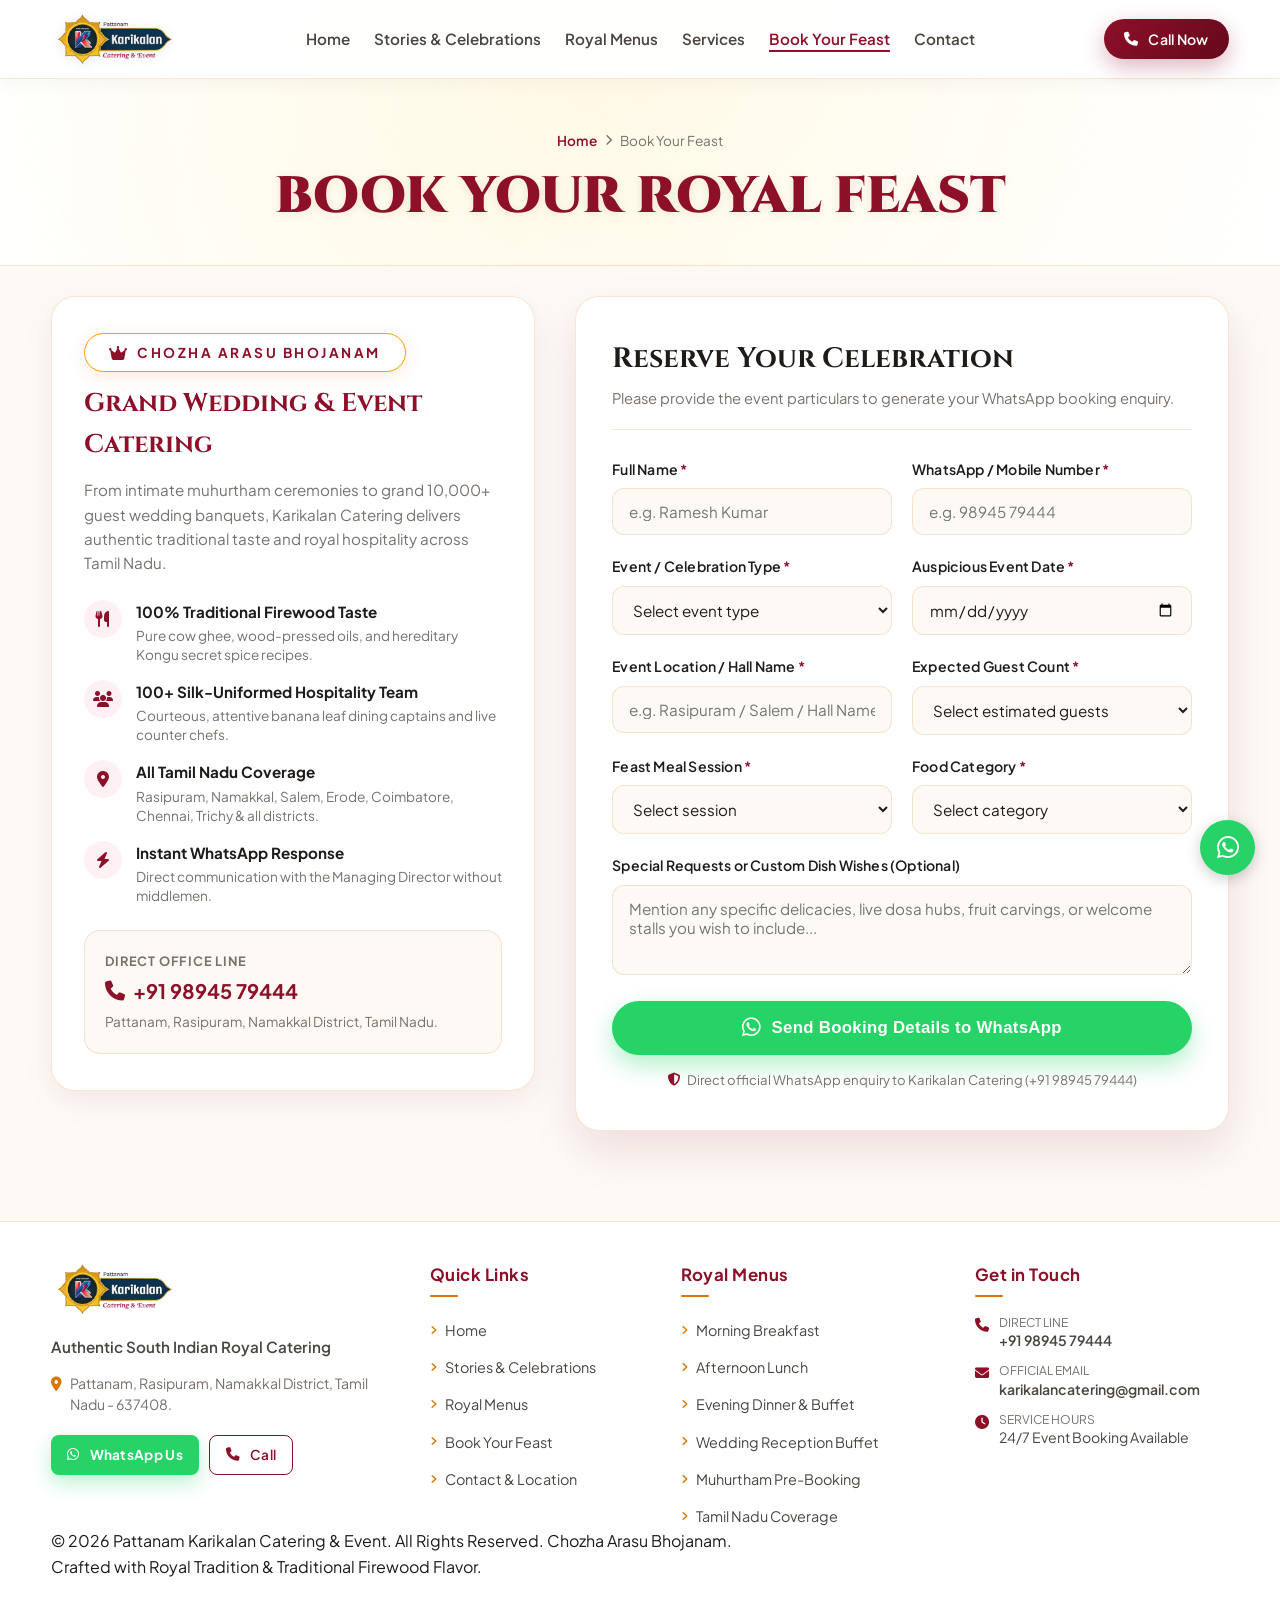
<file: book-feast.html>
<!DOCTYPE html>
<html lang="en">

<head>
  <meta charset="UTF-8">
  <meta name="viewport" content="width=device-width, initial-scale=1.0">
  <title>Book Your Feast | Pattanam Karikalan Catering & Event</title>
  <meta name="description"
    content="Book your grand wedding, reception, or family feast with Pattanam Karikalan Catering. Direct WhatsApp booking with Managing Director: +91 98945 79444.">

  <!-- Google Fonts: Royal serif & clean sans -->
  <link rel="preconnect" href="https://fonts.googleapis.com">
  <link rel="preconnect" href="https://fonts.gstatic.com" crossorigin>
  <link
    href="https://fonts.googleapis.com/css2?family=Cinzel:wght@600;700;800;900&family=Plus+Jakarta+Sans:wght@400;500;600;700&display=swap"
    rel="stylesheet">

  <!-- FontAwesome Icons -->
  <link rel="stylesheet" href="https://cdnjs.cloudflare.com/ajax/libs/font-awesome/6.5.1/css/all.min.css">

  <!-- Main Stylesheet (White Luxury Theme) -->
  <link rel="stylesheet" href="css/style.css">
</head>


<body>

  <!-- Navigation Bar -->
  <header class="header">
    <div class="container nav-container">
      <div class="mobile-nav-left" style="display: flex; align-items: center; gap: 12px;">
        <button class="mobile-toggle" id="mobileToggle" aria-label="Toggle Navigation">
          <i class="fa-solid fa-bars"></i>
        </button>
        <a href="index.html#home" class="brand-logo">
          <img src="images/karikalan_logo.png" alt="Pattanam Karikalan Catering & Event" class="brand-img-logo">
        </a>
      </div>

      <ul class="nav-links" id="navLinks">
        <li><a href="index.html#home">Home</a></li>
        <li><a href="index.html#stories">Stories & Celebrations</a></li>
        <li><a href="index.html#menus">Royal Menus</a></li>
        <li><a href="index.html#services">Services</a></li>
        <li><a href="book-feast.html" class="active">Book Your Feast</a></li>
        <li><a href="index.html#contact">Contact</a></li>
      </ul>

      <div class="nav-actions">
        <a href="tel:+919894579444" class="btn btn-primary" style="padding: 9px 20px; font-size: 0.88rem;">
          <i class="fa-solid fa-phone"></i> Call Now
        </a>
      </div>
    </div>
  </header>

  <!-- Menu Page Hero Banner -->
  <section class="menu-page-hero">
    <div class="container">
      <div class="breadcrumb-nav">
        <a href="index.html">Home</a>
        <i class="fa-solid fa-chevron-right" style="font-size: 0.7rem;"></i>
        <span>Book Your Feast</span>
      </div>

      <h1 class="hero-title" style="font-size: clamp(2rem, 4vw, 3.2rem); margin-bottom: 8px;">
        BOOK YOUR ROYAL FEAST
      </h1>
    </div>
  </section>

  <!-- Booking Form Section -->
  <section class="booking-section">
    <div class="container">
      <div class="booking-grid">
        
        <!-- Left Side: Hospitality Highlights & Contact Info -->
        <div class="booking-info-card">
          <div class="royal-crest-badge" style="margin-bottom: 12px;">
            <i class="fa-solid fa-crown text-maroon"></i>
            <span>Chozha Arasu Bhojanam</span>
          </div>
          <h3 class="booking-info-title">Grand Wedding & Event Catering</h3>
          <p style="color: var(--text-muted); font-size: 0.95rem; line-height: 1.6;">
            From intimate muhurtham ceremonies to grand 10,000+ guest wedding banquets, Karikalan Catering delivers authentic traditional taste and royal hospitality across Tamil Nadu.
          </p>

          <ul class="booking-feature-list">
            <li class="booking-feature-item">
              <div class="booking-feature-icon"><i class="fa-solid fa-utensils"></i></div>
              <div class="booking-feature-text">
                <h5>100% Traditional Firewood Taste</h5>
                <p>Pure cow ghee, wood-pressed oils, and hereditary Kongu secret spice recipes.</p>
              </div>
            </li>
            <li class="booking-feature-item">
              <div class="booking-feature-icon"><i class="fa-solid fa-users"></i></div>
              <div class="booking-feature-text">
                <h5>100+ Silk-Uniformed Hospitality Team</h5>
                <p>Courteous, attentive banana leaf dining captains and live counter chefs.</p>
              </div>
            </li>
            <li class="booking-feature-item">
              <div class="booking-feature-icon"><i class="fa-solid fa-location-dot"></i></div>
              <div class="booking-feature-text">
                <h5>All Tamil Nadu Coverage</h5>
                <p>Rasipuram, Namakkal, Salem, Erode, Coimbatore, Chennai, Trichy & all districts.</p>
              </div>
            </li>
            <li class="booking-feature-item">
              <div class="booking-feature-icon"><i class="fa-solid fa-bolt"></i></div>
              <div class="booking-feature-text">
                <h5>Instant WhatsApp Response</h5>
                <p>Direct communication with the Managing Director without middlemen.</p>
              </div>
            </li>
          </ul>

          <div style="background: var(--bg-secondary); border-radius: 16px; padding: 20px; border: 1px solid var(--border-light); margin-top: 25px;">
            <div style="font-size: 0.8rem; text-transform: uppercase; font-weight: 700; color: var(--text-muted); letter-spacing: 0.8px;">
              Direct Office Line
            </div>
            <a href="tel:+919894579444" style="color: var(--royal-maroon); font-size: 1.25rem; font-weight: 700; text-decoration: none; display: inline-flex; align-items: center; gap: 8px; margin-top: 4px;">
              <i class="fa-solid fa-phone"></i> +91 98945 79444
            </a>
            <div style="font-size: 0.85rem; color: var(--text-muted); margin-top: 4px;">
              Pattanam, Rasipuram, Namakkal District, Tamil Nadu.
            </div>
          </div>
        </div>

        <!-- Right Side: Booking Form Card -->
        <div class="booking-form-card">
          <div class="booking-form-header">
            <h2>Reserve Your Celebration</h2>
            <p style="color: var(--text-muted); font-size: 0.92rem; margin: 0;">
              Please provide the event particulars to generate your WhatsApp booking enquiry.
            </p>
          </div>

          <form id="feastBookingForm" autocomplete="on">
            
            <!-- Row 1: Full Name & WhatsApp Number -->
            <div class="form-row-2">
              <div class="form-group">
                <label for="userName">Full Name <span class="required">*</span></label>
                <input type="text" id="userName" name="userName" class="form-control" placeholder="e.g. Ramesh Kumar" required>
              </div>
              <div class="form-group">
                <label for="userPhone">WhatsApp / Mobile Number <span class="required">*</span></label>
                <input type="tel" id="userPhone" name="userPhone" class="form-control" placeholder="e.g. 98945 79444" required>
              </div>
            </div>

            <!-- Row 2: Event Type & Event Date -->
            <div class="form-row-2">
              <div class="form-group">
                <label for="eventType">Event / Celebration Type <span class="required">*</span></label>
                <select id="eventType" name="eventType" class="form-control" required>
                  <option value="" disabled selected>Select event type</option>
                  <option value="Grand Wedding (Kalyanam)">Grand Wedding (Kalyanam)</option>
                  <option value="Wedding Reception">Wedding Reception</option>
                  <option value="House Warming (Grahapravesam)">House Warming (Grahapravesam)</option>
                  <option value="Ear Piercing / Ayush Homan (Kadhani Vizha)">Ear Piercing / Kadhani Vizha</option>
                  <option value="Birthday & Family Function">Birthday & Family Function</option>
                  <option value="Corporate / Institutional Event">Corporate / Institutional Event</option>
                  <option value="Other Auspicious Function">Other Auspicious Function</option>
                </select>
              </div>
              <div class="form-group">
                <label for="eventDate">Auspicious Event Date <span class="required">*</span></label>
                <input type="date" id="eventDate" name="eventDate" class="form-control" required>
              </div>
            </div>

            <!-- Row 3: Event City / Location & Guest Count -->
            <div class="form-row-2">
              <div class="form-group">
                <label for="eventLocation">Event Location / Hall Name <span class="required">*</span></label>
                <input type="text" id="eventLocation" name="eventLocation" class="form-control" placeholder="e.g. Rasipuram / Salem / Hall Name" required>
              </div>
              <div class="form-group">
                <label for="guestCount">Expected Guest Count <span class="required">*</span></label>
                <select id="guestCount" name="guestCount" class="form-control" required>
                  <option value="" disabled selected>Select estimated guests</option>
                  <option value="100 - 300 Guests">100 - 300 Guests</option>
                  <option value="300 - 600 Guests">300 - 600 Guests</option>
                  <option value="600 - 1,000 Guests">600 - 1,000 Guests</option>
                  <option value="1,000 - 2,500 Guests">1,000 - 2,500 Guests</option>
                  <option value="2,500 - 5,000+ Guests">2,500 - 5,000+ Guests</option>
                  <option value="5,000 - 10,000+ Mega Wedding">5,000 - 10,000+ Mega Wedding</option>
                </select>
              </div>
            </div>

            <!-- Row 4: Feast Session & Food Preference -->
            <div class="form-row-2">
              <div class="form-group">
                <label for="feastSession">Feast Meal Session <span class="required">*</span></label>
                <select id="feastSession" name="feastSession" class="form-control" required>
                  <option value="" disabled selected>Select session</option>
                  <option value="Morning Breakfast">Morning Breakfast</option>
                  <option value="Afternoon Lunch">Afternoon Lunch</option>
                  <option value="Evening Dinner & Buffet">Evening Dinner & Buffet</option>
                  <option value="Full Day Feast (Breakfast + Lunch + Dinner)">Full Day Feast (Breakfast + Lunch + Dinner)</option>
                  <option value="Multiple Days Package">Multiple Days Package</option>
                </select>
              </div>
              <div class="form-group">
                <label for="foodPreference">Food Category <span class="required">*</span></label>
                <select id="foodPreference" name="foodPreference" class="form-control" required>
                  <option value="" disabled selected>Select category</option>
                  <option value="Pure Vegetarian (Traditional Elai Virundhu)">Pure Vegetarian (Traditional Elai Virundhu)</option>
                  <option value="Non-Vegetarian (Mutton Biryani & Country Chicken)">Non-Vegetarian (Mutton Biryani & Country Chicken)</option>
                  <option value="Both Veg & Non-Veg Multi-Counters">Both Veg & Non-Veg Multi-Counters</option>
                  <option value="Live Food Counters & Custom Stalls">Live Food Counters & Custom Stalls</option>
                </select>
              </div>
            </div>

            <!-- Special Requests / Custom Menu Notes -->
            <div class="form-group">
              <label for="specialNotes">Special Requests or Custom Dish Wishes (Optional)</label>
              <textarea id="specialNotes" name="specialNotes" class="form-control" placeholder="Mention any specific delicacies, live dosa hubs, fruit carvings, or welcome stalls you wish to include..."></textarea>
            </div>

            <!-- Submit Button -->
            <button type="submit" class="booking-submit-btn" id="submitBookingBtn">
              <i class="fa-brands fa-whatsapp" style="font-size: 1.35rem;"></i>
              <span>Send Booking Details to WhatsApp</span>
            </button>

            <div style="text-align: center; margin-top: 14px; font-size: 0.82rem; color: var(--text-muted); display: flex; align-items: center; justify-content: center; gap: 6px;">
              <i class="fa-solid fa-shield-halved text-maroon"></i>
              <span>Direct official WhatsApp enquiry to Karikalan Catering (+91 98945 79444)</span>
            </div>

          </form>
        </div>

      </div>
    </div>
  </section>

  <!-- Floating Action Buttons -->
  <button id="scrollTopBtn" class="floating-btn scroll-top-btn" aria-label="Scroll to top" title="Scroll to top">
    <i class="fa-solid fa-arrow-up"></i>
  </button>
  <a href="https://wa.me/919894579444?text=Hello%20Karikalan%20Catering,%20I%20want%20to%20enquire%20for%20catering"
    class="floating-btn whatsapp-float" target="_blank" aria-label="Chat on WhatsApp">
    <i class="fa-brands fa-whatsapp"></i>
  </a>

  <!-- Footer -->
  <footer class="footer">
    <div class="container">
      <div class="footer-grid">
        <!-- Left Side: Brand Logo & Information -->
        <div class="footer-brand">
          <a href="index.html#home" style="display: inline-block;">
            <img src="images/karikalan_logo.png" alt="Pattanam Karikalan Catering & Event" class="footer-brand-logo">
          </a>
          <p class="footer-brand-desc">
            Authentic South Indian Royal Catering
          </p>
          <p class="footer-brand-address">
            <i class="fa-solid fa-location-dot"></i>
            <span>Pattanam, Rasipuram, Namakkal District, Tamil Nadu - 637408.</span>
          </p>
          <div style="display: flex; gap: 10px; margin-top: 6px; flex-wrap: wrap;">
            <a href="https://wa.me/919894579444" target="_blank" class="btn btn-whatsapp"
              style="padding: 8px 16px; font-size: 0.85rem; border-radius: 8px;">
              <i class="fa-brands fa-whatsapp"></i> WhatsApp Us
            </a>
            <a href="tel:+919894579444" class="btn btn-outline"
              style="padding: 8px 16px; font-size: 0.85rem; border-radius: 8px;">
              <i class="fa-solid fa-phone"></i> Call
            </a>
          </div>
        </div>

        <!-- Right Side Column 1: Quick Navigation -->
        <div class="footer-col">
          <h4>Quick Links</h4>
          <ul class="footer-links-list">
            <li><a href="index.html#home"><i class="fa-solid fa-angle-right"></i> Home</a></li>
            <li><a href="index.html#stories"><i class="fa-solid fa-angle-right"></i> Stories & Celebrations</a></li>
            <li><a href="index.html#menus"><i class="fa-solid fa-angle-right"></i> Royal Menus</a></li>
            <li><a href="book-feast.html"><i class="fa-solid fa-angle-right"></i> Book Your Feast</a></li>
            <li><a href="index.html#contact"><i class="fa-solid fa-angle-right"></i> Contact & Location</a></li>
          </ul>
        </div>

        <!-- Right Side Column 2: Royal Menus -->
        <div class="footer-col">
          <h4>Royal Menus</h4>
          <ul class="footer-links-list">
            <li><a href="breakfast-menu.html"><i class="fa-solid fa-angle-right"></i> Morning Breakfast</a></li>
            <li><a href="lunch-menu.html"><i class="fa-solid fa-angle-right"></i> Afternoon Lunch</a></li>
            <li><a href="dinner-menu.html"><i class="fa-solid fa-angle-right"></i> Evening Dinner & Buffet</a></li>
            <li><a href="index.html#services"><i class="fa-solid fa-angle-right"></i> Wedding Reception Buffet</a></li>
            <li><a href="book-feast.html"><i class="fa-solid fa-angle-right"></i> Muhurtham Pre-Booking</a></li>
            <li><a href="index.html#contact"><i class="fa-solid fa-angle-right"></i> Tamil Nadu Coverage</a></li>
          </ul>
        </div>

        <!-- Right Side Column 3: Contact & Hours -->
        <div class="footer-col">
          <h4>Get in Touch</h4>
          <div class="footer-contact-item">
            <i class="fa-solid fa-phone"></i>
            <div>
              <div style="font-size: 0.75rem; color: var(--text-muted); text-transform: uppercase;">Direct Line</div>
              <a href="tel:+919894579444">+91 98945 79444</a>
            </div>
          </div>
          <div class="footer-contact-item">
            <i class="fa-solid fa-envelope"></i>
            <div>
              <div style="font-size: 0.75rem; color: var(--text-muted); text-transform: uppercase;">Official Email</div>
              <a href="mailto:karikalancatering@gmail.com">karikalancatering@gmail.com</a>
            </div>
          </div>
          <div class="footer-contact-item">
            <i class="fa-solid fa-clock"></i>
            <div>
              <div style="font-size: 0.75rem; color: var(--text-muted); text-transform: uppercase;">Service Hours</div>
              <span>24/7 Event Booking Available</span>
            </div>
          </div>
        </div>
      </div>

      <div class="footer-bottom">
        <p>&copy; 2026 Pattanam Karikalan Catering & Event. All Rights Reserved. Chozha Arasu Bhojanam.</p>
        <p class="footer-tagline">Crafted with Royal Tradition & Traditional Firewood Flavor.</p>
      </div>
    </div>
  </footer>

  <!-- Scripts -->
  <script src="js/main.js"></script>
  <script>
    // Set minimum date picker to today
    document.addEventListener('DOMContentLoaded', () => {
      const dateInput = document.getElementById('eventDate');
      if (dateInput) {
        const today = new Date().toISOString().split('T')[0];
        dateInput.setAttribute('min', today);
      }

      // Handle Booking Form Submission & WhatsApp Forwarding
      const form = document.getElementById('feastBookingForm');
      if (form) {
        form.addEventListener('submit', (e) => {
          e.preventDefault();

          const name = document.getElementById('userName').value.trim();
          const phone = document.getElementById('userPhone').value.trim();
          const eventType = document.getElementById('eventType').value;
          const eventDate = document.getElementById('eventDate').value;
          const location = document.getElementById('eventLocation').value.trim();
          const guestCount = document.getElementById('guestCount').value;
          const session = document.getElementById('feastSession').value;
          const foodPref = document.getElementById('foodPreference').value;
          const notes = document.getElementById('specialNotes').value.trim();

          if (!name || !phone || !eventType || !eventDate || !location || !guestCount || !session || !foodPref) {
            alert('Please fill out all required fields.');
            return;
          }

          // Format Date to friendly format (e.g. DD-MM-YYYY)
          let formattedDate = eventDate;
          try {
            const [y, m, d] = eventDate.split('-');
            formattedDate = `${d}/${m}/${y}`;
          } catch(err) {}

          // Compose professional WhatsApp message
          let message = `👑 *NEW FEAST BOOKING ENQUIRY* 👑\n`;
          message += `*Pattanam Karikalan Catering*\n`;
          message += `━━━━━━━━━━━━━━━━━━━━━\n`;
          message += `👤 *Client Name:* ${name}\n`;
          message += `📞 *Contact Number:* ${phone}\n`;
          message += `🎉 *Event Type:* ${eventType}\n`;
          message += `📅 *Auspicious Date:* ${formattedDate}\n`;
          message += `📍 *Event Location:* ${location}\n`;
          message += `🍽️ *Feast Session:* ${session}\n`;
          message += `👥 *Estimated Guests:* ${guestCount}\n`;
          message += `🍲 *Food Preference:* ${foodPref}\n`;
          if (notes) {
            message += `📝 *Special Requests:* ${notes}\n`;
          }
          message += `━━━━━━━━━━━━━━━━━━━━━\n`;
          message += `_Submitted via Karikalan Catering Website Booking Page_`;

          const encodedMessage = encodeURIComponent(message);
          const whatsappUrl = `https://wa.me/919894579444?text=${encodedMessage}`;

          // Visual button feedback
          const submitBtn = document.getElementById('submitBookingBtn');
          if (submitBtn) {
            submitBtn.innerHTML = `<i class="fa-solid fa-spinner fa-spin"></i> <span>Opening WhatsApp...</span>`;
            submitBtn.disabled = true;
          }

          // Open WhatsApp in new tab
          window.open(whatsappUrl, '_blank');

          // Reset button after short delay
          setTimeout(() => {
            if (submitBtn) {
              submitBtn.innerHTML = `<i class="fa-brands fa-whatsapp" style="font-size: 1.35rem;"></i> <span>Sent to WhatsApp! Click to Resend</span>`;
              submitBtn.disabled = false;
            }
          }, 2000);
        });
      }
    });
  </script>
</body>

</html>
</file>
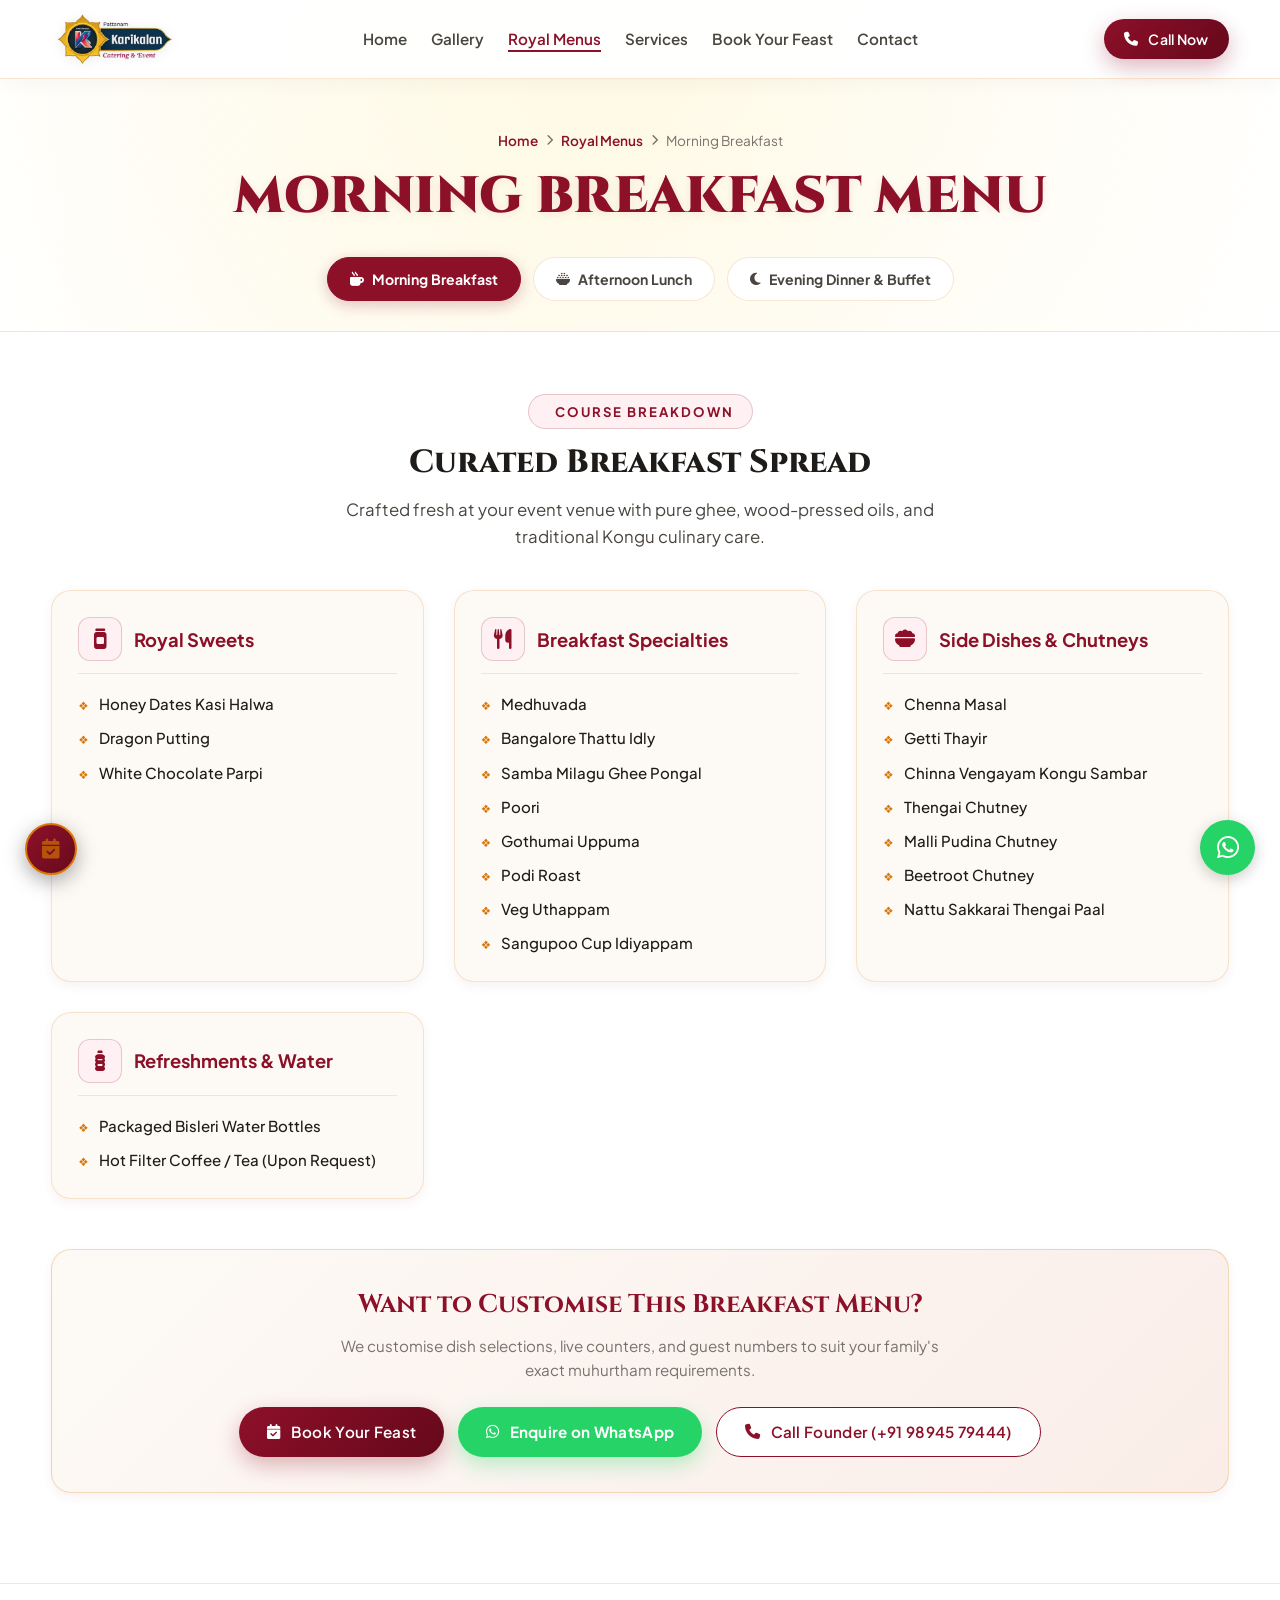
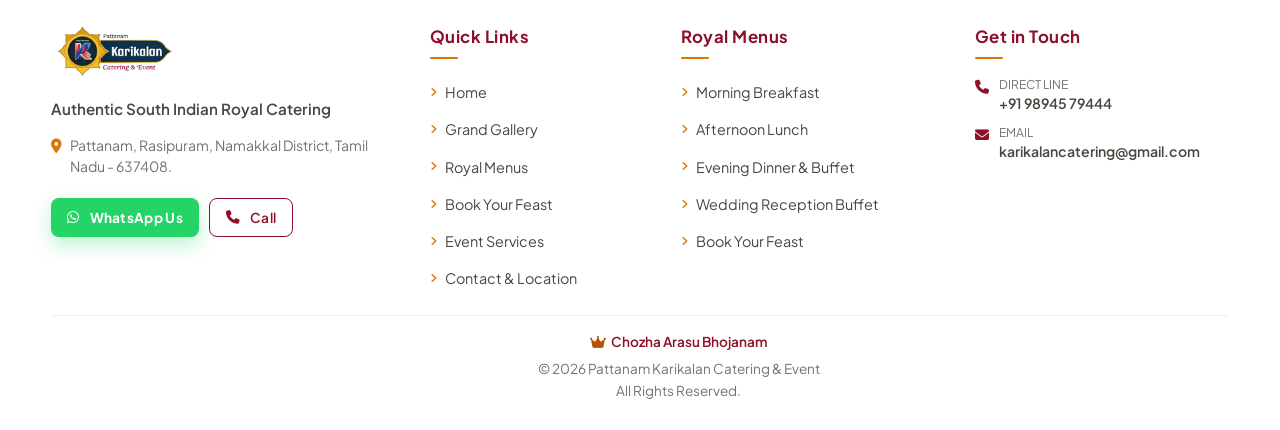
<file: breakfast-menu.html>
<!DOCTYPE html>
<html lang="en">

<head>
  <meta charset="UTF-8">
  <meta name="viewport" content="width=device-width, initial-scale=1.0">
  <title>Morning Breakfast Menu | Pattanam Karikalan Catering</title>
  <meta name="description"
    content="Morning Breakfast Menu - Pattanam Karikalan Catering & Event. Authentic Chozha Arasu Bhojanam breakfast virundhu for weddings and auspicious occasions.">

  <!-- Google Fonts: Royal serif & clean sans -->
  <link rel="preconnect" href="https://fonts.googleapis.com">
  <link rel="preconnect" href="https://fonts.gstatic.com" crossorigin>
  <link
    href="https://fonts.googleapis.com/css2?family=Cinzel:wght@600;700;800;900&family=Plus+Jakarta+Sans:wght@400;500;600;700&display=swap"
    rel="stylesheet">

  <!-- FontAwesome Icons -->
  <link rel="stylesheet" href="https://cdnjs.cloudflare.com/ajax/libs/font-awesome/6.5.1/css/all.min.css">

  <!-- Main Stylesheet -->
  <link rel="stylesheet" href="css/style.css">
</head>

<body>

  <!-- Navigation Bar -->
  <header class="header">
    <div class="container nav-container">
      <div class="mobile-nav-left" style="display: flex; align-items: center; gap: 12px;">
        <button class="mobile-toggle" id="mobileToggle" aria-label="Toggle Navigation">
          <i class="fa-solid fa-bars"></i>
        </button>
        <a href="index.html#home" class="brand-logo">
          <img src="images/karikalan_logo.png" alt="Pattanam Karikalan Catering & Event" class="brand-img-logo">
        </a>
      </div>

      <ul class="nav-links" id="navLinks">
        <li><a href="index.html#home">Home</a></li>
        <li><a href="index.html#showcase">Gallery</a></li>
        <li><a href="index.html#menus" class="active">Royal Menus</a></li>
        <li><a href="index.html#services">Services</a></li>
        <li><a href="book-feast.html">Book Your Feast</a></li>
        <li><a href="index.html#contact">Contact</a></li>
      </ul>

      <div class="nav-actions">
        <a href="tel:+919894579444" class="btn btn-primary" style="padding: 9px 20px; font-size: 0.88rem;">
          <i class="fa-solid fa-phone"></i> Call Now
        </a>
      </div>
    </div>
  </header>

  <!-- Menu Page Hero Banner -->
  <section class="menu-page-hero">
    <div class="container">
      <div class="breadcrumb-nav">
        <a href="index.html">Home</a>
        <i class="fa-solid fa-chevron-right" style="font-size: 0.7rem;"></i>
        <a href="index.html#menus">Royal Menus</a>
        <i class="fa-solid fa-chevron-right" style="font-size: 0.7rem;"></i>
        <span>Morning Breakfast</span>
      </div>

      <h1 class="hero-title" style="font-size: clamp(2rem, 4vw, 3.2rem); margin-bottom: 8px;">
        MORNING BREAKFAST MENU
      </h1>
      <!-- Session Switcher Buttons -->
      <div class="session-switcher-bar">
        <a href="breakfast-menu.html" class="session-switch-btn active">
          <i class="fa-solid fa-mug-hot"></i> Morning Breakfast
        </a>
        <a href="lunch-menu.html" class="session-switch-btn">
          <i class="fa-solid fa-bowl-rice"></i> Afternoon Lunch
        </a>
        <a href="dinner-menu.html" class="session-switch-btn">
          <i class="fa-solid fa-moon"></i> Evening Dinner & Buffet
        </a>
      </div>
    </div>
  </section>

  <!-- Menu Content Section -->
  <section class="menu-content-section">
    <div class="container">
      <div style="text-align: center; margin-bottom: 25px;">
        <div class="section-tag">
          <i class="fa-solid fa-sparkles"></i> Course Breakdown
        </div>
        <h2 class="section-title" style="font-size: 2rem;">Curated Breakfast Spread</h2>
        <p class="section-desc">
          Crafted fresh at your event venue with pure ghee, wood-pressed oils, and traditional Kongu culinary care.
        </p>
      </div>

      <!-- Courses Grid -->
      <div class="menu-courses-grid">
        <!-- Sweets Course -->
        <div class="menu-course-card">
          <div class="menu-course-header">
            <div class="menu-course-icon"><i class="fa-solid fa-jar"></i></div>
            <div>
              <h4>Royal Sweets</h4>
            </div>
          </div>
          <ul class="dish-list">
            <li>Honey Dates Kasi Halwa</li>
            <li>Dragon Putting</li>
            <li>White Chocolate Parpi</li>
          </ul>
        </div>

        <!-- Breakfast Items -->
        <div class="menu-course-card">
          <div class="menu-course-header">
            <div class="menu-course-icon"><i class="fa-solid fa-utensils"></i></div>
            <div>
              <h4>Breakfast Specialties</h4>
            </div>
          </div>
          <ul class="dish-list">
            <li>Medhuvada</li>
            <li>Bangalore Thattu Idly</li>
            <li>Samba Milagu Ghee Pongal</li>
            <li>Poori</li>
            <li>Gothumai Uppuma</li>
            <li>Podi Roast</li>
            <li>Veg Uthappam</li>
            <li>Sangupoo Cup Idiyappam</li>
          </ul>
        </div>

        <!-- Accompaniments & Side Dishes -->
        <div class="menu-course-card">
          <div class="menu-course-header">
            <div class="menu-course-icon"><i class="fa-solid fa-bowl-food"></i></div>
            <div>
              <h4>Side Dishes & Chutneys</h4>
            </div>
          </div>
          <ul class="dish-list">
            <li>Chenna Masal</li>
            <li>Getti Thayir</li>
            <li>Chinna Vengayam Kongu Sambar</li>
            <li>Thengai Chutney</li>
            <li>Malli Pudina Chutney</li>
            <li>Beetroot Chutney</li>
            <li>Nattu Sakkarai Thengai Paal</li>
          </ul>
        </div>

        <!-- Refreshments & Water -->
        <div class="menu-course-card">
          <div class="menu-course-header">
            <div class="menu-course-icon"><i class="fa-solid fa-bottle-water"></i></div>
            <div>
              <h4>Refreshments & Water</h4>
            </div>
          </div>
          <ul class="dish-list">
            <li>Packaged Bisleri Water Bottles</li>
            <li>Hot Filter Coffee / Tea (Upon Request)</li>
          </ul>
        </div>
      </div>

      <!-- Booking Call-to-Action -->
      <div class="menu-book-cta">
        <h3 class="font-royal text-maroon" style="font-size: 1.6rem; margin-bottom: 8px;">
          Want to Customise This Breakfast Menu?
        </h3>
        <p style="color: var(--text-muted); max-width: 600px; margin: 0 auto 24px; font-size: 0.95rem;">
          We customise dish selections, live counters, and guest numbers to suit your family's exact muhurtham requirements.
        </p>
        <div style="display: flex; justify-content: center; gap: 14px; flex-wrap: wrap;">
          <a href="book-feast.html" class="btn btn-primary" style="padding: 12px 28px; font-size: 0.95rem;">
            <i class="fa-solid fa-calendar-check"></i> Book Your Feast
          </a>
          <a href="https://wa.me/919894579444?text=Hello%20Karikalan%20Catering,%20I%20am%20interested%20in%20booking%20the%20Morning%20Breakfast%20Menu%20for%20an%20event."
            target="_blank" class="btn btn-whatsapp" style="padding: 12px 28px; font-size: 0.95rem;">
            <i class="fa-brands fa-whatsapp"></i> Enquire on WhatsApp
          </a>
          <a href="tel:+919894579444" class="btn btn-outline" style="padding: 12px 28px; font-size: 0.95rem;">
            <i class="fa-solid fa-phone"></i> Call Founder (+91 98945 79444)
          </a>
        </div>
      </div>
    </div>
  </section>

  <!-- Floating Action Buttons -->
  <a href="book-feast.html" class="book-feast-float" aria-label="Book Your Feast" title="Book Your Feast">
    <i class="fa-solid fa-calendar-check"></i>
  </a>
  <button id="scrollTopBtn" class="floating-btn scroll-top-btn" aria-label="Scroll to top" title="Scroll to top">
    <i class="fa-solid fa-arrow-up"></i>
  </button>
  <a href="https://wa.me/919894579444?text=Hello%20Karikalan%20Catering,%20I%20want%20to%20enquire%20for%20catering"
    class="floating-btn whatsapp-float" target="_blank" aria-label="Chat on WhatsApp">
    <i class="fa-brands fa-whatsapp"></i>
  </a>

  <!-- Footer -->
  <footer class="footer">
    <div class="container">
      <div class="footer-grid">
        <!-- Left Side: Brand Logo & Information -->
        <div class="footer-brand">
          <a href="index.html#home" style="display: inline-block;">
            <img src="images/karikalan_logo.png" alt="Pattanam Karikalan Catering & Event" class="footer-brand-logo">
          </a>
          <p class="footer-brand-desc">
            Authentic South Indian Royal Catering
          </p>
          <p class="footer-brand-address">
            <i class="fa-solid fa-location-dot"></i>
            <span>Pattanam, Rasipuram, Namakkal District, Tamil Nadu - 637408.</span>
          </p>
          <div style="display: flex; gap: 10px; margin-top: 6px; flex-wrap: wrap;">
            <a href="https://wa.me/919894579444" target="_blank" class="btn btn-whatsapp"
              style="padding: 8px 16px; font-size: 0.85rem; border-radius: 8px;">
              <i class="fa-brands fa-whatsapp"></i> WhatsApp Us
            </a>
            <a href="tel:+919894579444" class="btn btn-outline"
              style="padding: 8px 16px; font-size: 0.85rem; border-radius: 8px;">
              <i class="fa-solid fa-phone"></i> Call
            </a>
          </div>
        </div>

        <!-- Right Side Column 1: Quick Navigation -->
        <div class="footer-col">
          <h4>Quick Links</h4>
          <ul class="footer-links-list">
            <li><a href="index.html#home"><i class="fa-solid fa-angle-right"></i> Home</a></li>
            <li><a href="index.html#showcase"><i class="fa-solid fa-angle-right"></i> Grand Gallery</a></li>
            <li><a href="index.html#menus"><i class="fa-solid fa-angle-right"></i> Royal Menus</a></li>
            <li><a href="book-feast.html"><i class="fa-solid fa-angle-right"></i> Book Your Feast</a></li>
            <li><a href="index.html#services"><i class="fa-solid fa-angle-right"></i> Event Services</a></li>
            <li><a href="index.html#contact"><i class="fa-solid fa-angle-right"></i> Contact & Location</a></li>
          </ul>
        </div>

        <!-- Right Side Column 2: Feast Sessions -->
        <div class="footer-col">
          <h4>Royal Menus</h4>
          <ul class="footer-links-list">
            <li><a href="breakfast-menu.html"><i class="fa-solid fa-angle-right"></i> Morning Breakfast</a></li>
            <li><a href="lunch-menu.html"><i class="fa-solid fa-angle-right"></i> Afternoon Lunch</a></li>
            <li><a href="dinner-menu.html"><i class="fa-solid fa-angle-right"></i> Evening Dinner & Buffet</a></li>
            <li><a href="index.html#services"><i class="fa-solid fa-angle-right"></i> Wedding Reception Buffet</a></li>
            <li><a href="book-feast.html"><i class="fa-solid fa-angle-right"></i> Book Your Feast</a></li>
          </ul>
        </div>

        <!-- Right Side Column 3: Contact & Hours -->
        <div class="footer-col">
          <h4>Get in Touch</h4>
          <div class="footer-contact-item">
            <i class="fa-solid fa-phone"></i>
            <div>
              <div style="font-size: 0.75rem; color: var(--text-muted); text-transform: uppercase;">Direct Line</div>
              <a href="tel:+919894579444">+91 98945 79444</a>
            </div>
          </div>
          <div class="footer-contact-item">
            <i class="fa-solid fa-envelope"></i>
            <div>
              <div style="font-size: 0.75rem; color: var(--text-muted); text-transform: uppercase;">Email</div>
              <a href="mailto:karikalancatering@gmail.com">karikalancatering@gmail.com</a>
            </div>
          </div>
        </div>
      </div>

      <!-- Copyright Bar -->
      <div class="footer-copy">
        <p style="color: var(--royal-maroon); font-weight: 600;">
          <i class="fa-solid fa-crown text-gold" style="margin-right: 4px;"></i> Chozha Arasu Bhojanam
        </p>
        <p>&copy; 2026 Pattanam Karikalan Catering & Event <br>All Rights Reserved.</p>
      </div>
    </div>
  </footer>

  <!-- Scripts -->
  <script src="js/assets.js"></script>
  <script src="js/main.js"></script>
</body>

</html>
</file>
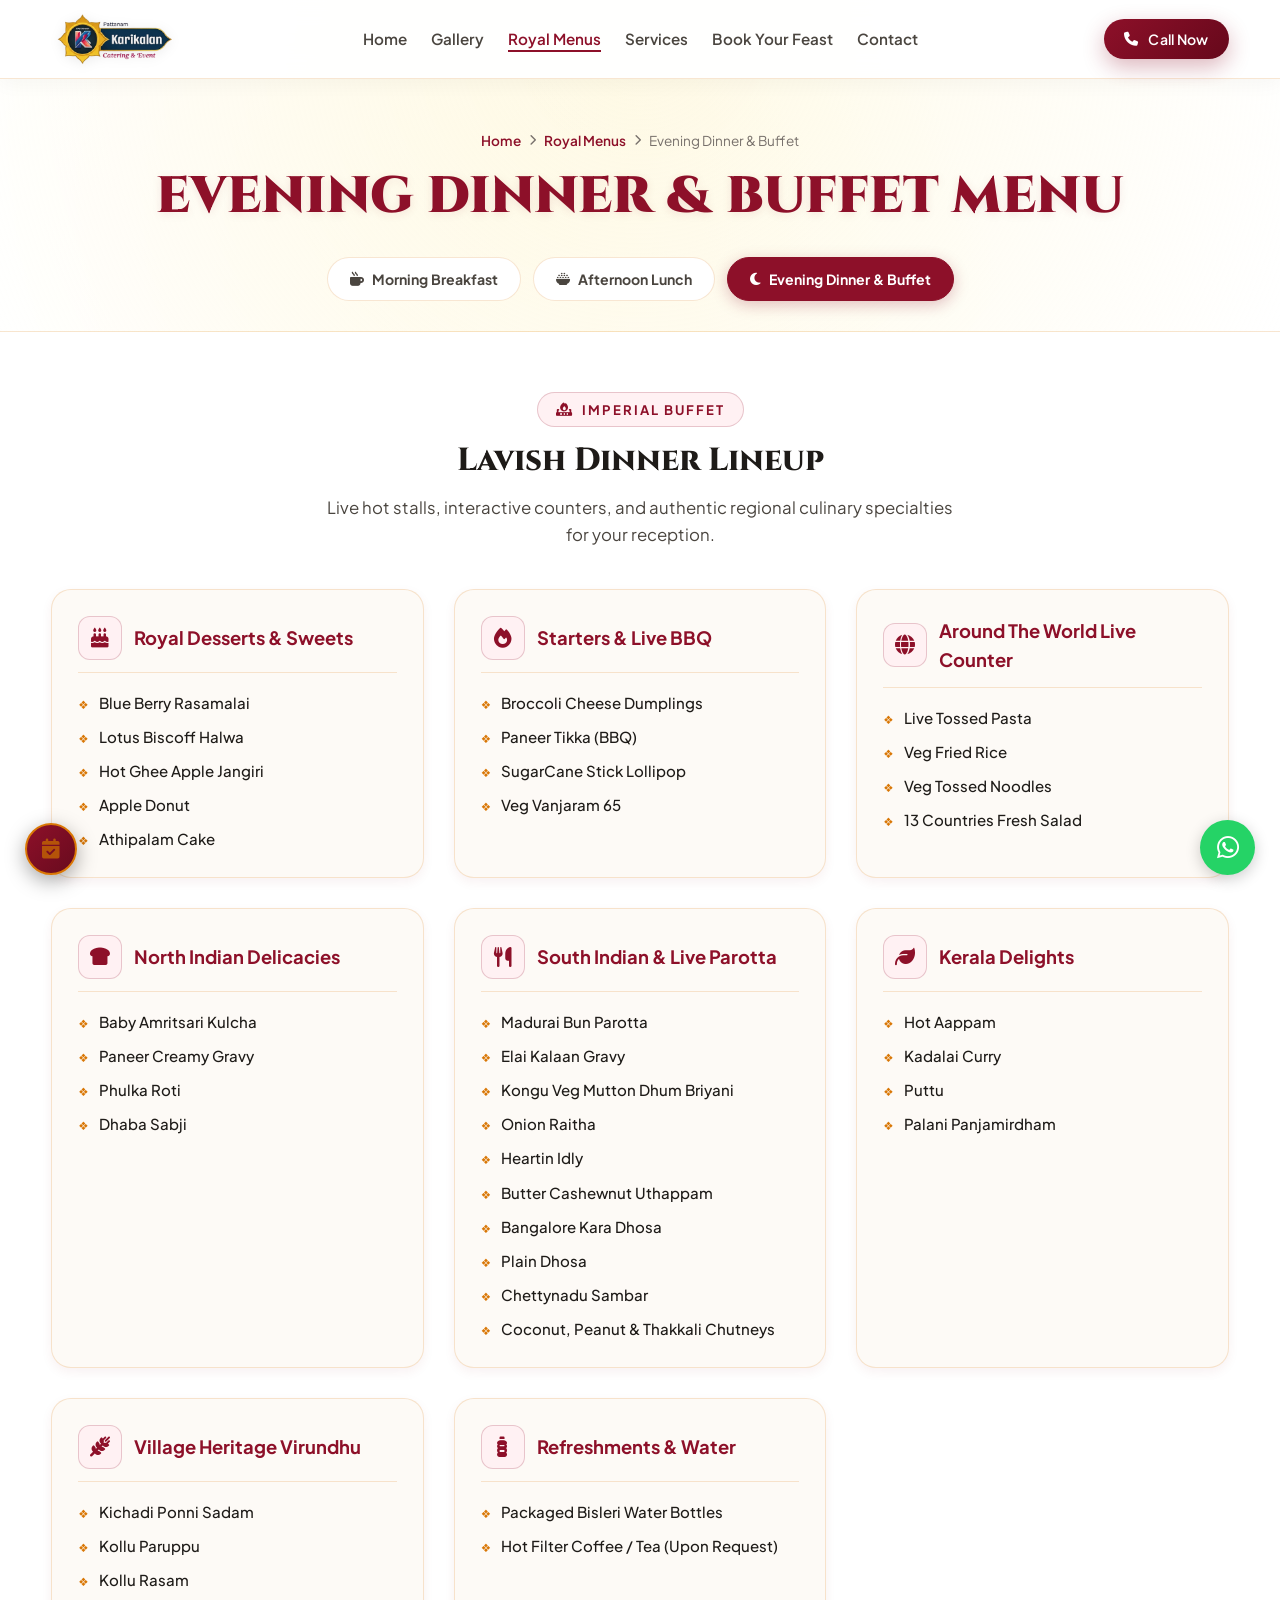
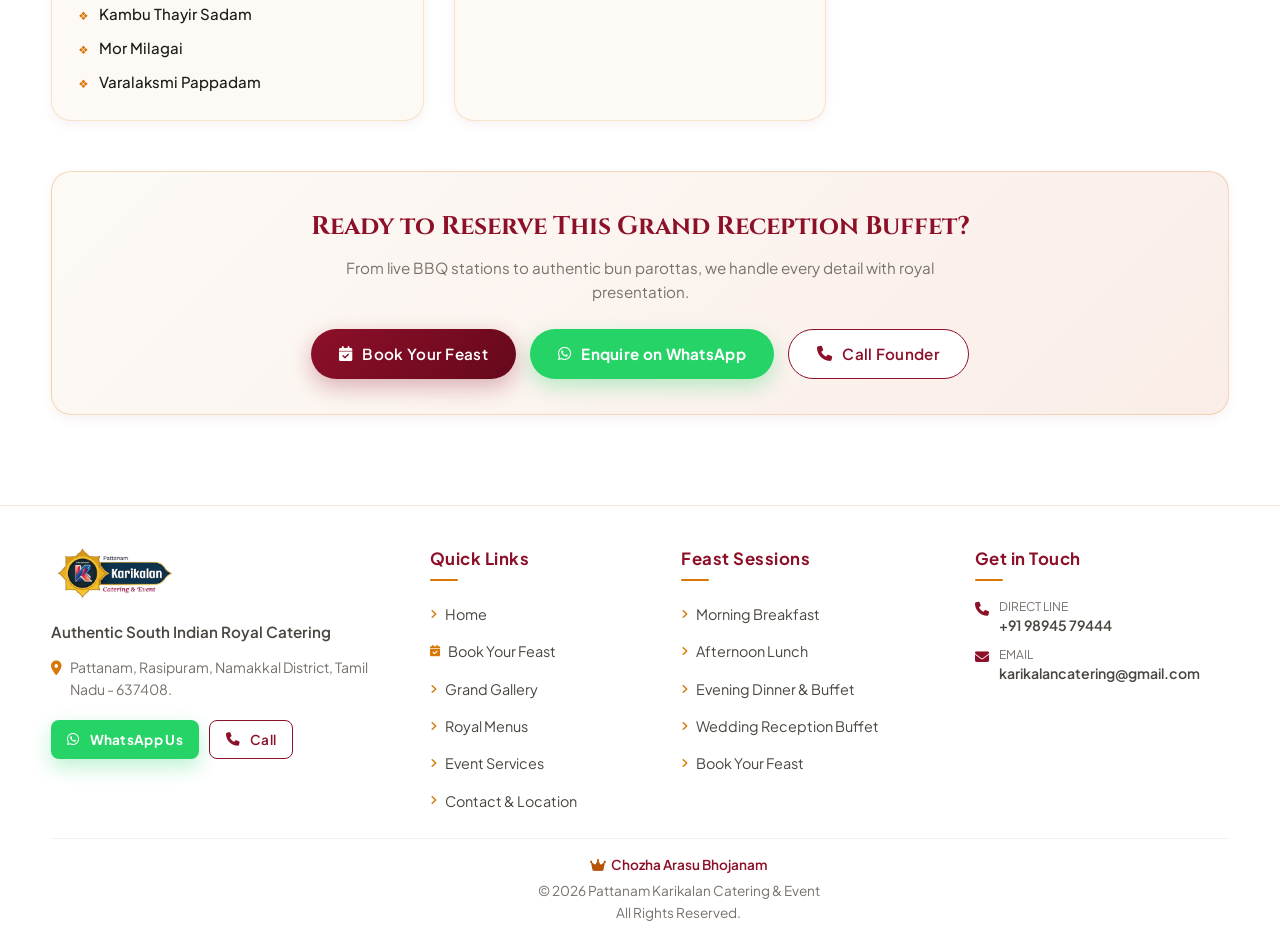
<file: dinner-menu.html>
<!DOCTYPE html>
<html lang="en">

<head>
  <meta charset="UTF-8">
  <meta name="viewport" content="width=device-width, initial-scale=1.0">
  <title>Evening Dinner & Buffet Menu | Pattanam Karikalan Catering</title>
  <meta name="description"
    content="Evening Dinner & Buffet Menu - Pattanam Karikalan Catering & Event. Grand wedding reception buffet, live world counters, Madurai bun parotta, and royal desserts.">

  <!-- Google Fonts: Royal serif & clean sans -->
  <link rel="preconnect" href="https://fonts.googleapis.com">
  <link rel="preconnect" href="https://fonts.gstatic.com" crossorigin>
  <link
    href="https://fonts.googleapis.com/css2?family=Cinzel:wght@600;700;800;900&family=Plus+Jakarta+Sans:wght@400;500;600;700&display=swap"
    rel="stylesheet">

  <!-- FontAwesome Icons -->
  <link rel="stylesheet" href="https://cdnjs.cloudflare.com/ajax/libs/font-awesome/6.5.1/css/all.min.css">

  <!-- Main Stylesheet -->
  <link rel="stylesheet" href="css/style.css">
</head>

<body>

  <!-- Navigation Bar -->
  <header class="header">
    <div class="container nav-container">
      <div class="mobile-nav-left" style="display: flex; align-items: center; gap: 12px;">
        <button class="mobile-toggle" id="mobileToggle" aria-label="Toggle Navigation">
          <i class="fa-solid fa-bars"></i>
        </button>
        <a href="index.html#home" class="brand-logo">
          <img src="images/karikalan_logo.png" alt="Pattanam Karikalan Catering & Event" class="brand-img-logo">
        </a>
      </div>

      <ul class="nav-links" id="navLinks">
        <li><a href="index.html#home">Home</a></li>
        <li><a href="index.html#showcase">Gallery</a></li>
        <li><a href="index.html#menus" class="active">Royal Menus</a></li>
        <li><a href="index.html#services">Services</a></li>
        <li><a href="book-feast.html">Book Your Feast</a></li>
        <li><a href="index.html#contact">Contact</a></li>
      </ul>

      <div class="nav-actions">
        <a href="tel:+919894579444" class="btn btn-primary" style="padding: 9px 20px; font-size: 0.88rem;">
          <i class="fa-solid fa-phone"></i> Call Now
        </a>
      </div>
    </div>
  </header>

  <!-- Menu Page Hero Banner -->
  <section class="menu-page-hero">
    <div class="container">
      <div class="breadcrumb-nav">
        <a href="index.html">Home</a>
        <i class="fa-solid fa-chevron-right" style="font-size: 0.7rem;"></i>
        <a href="index.html#menus">Royal Menus</a>
        <i class="fa-solid fa-chevron-right" style="font-size: 0.7rem;"></i>
        <span>Evening Dinner & Buffet</span>
      </div>

      <h1 class="hero-title" style="font-size: clamp(2rem, 4vw, 3.2rem); margin-bottom: 8px;">
        EVENING DINNER & BUFFET MENU
      </h1>

      <!-- Session Switcher Buttons -->
      <div class="session-switcher-bar">
        <a href="breakfast-menu.html" class="session-switch-btn">
          <i class="fa-solid fa-mug-hot"></i> Morning Breakfast
        </a>
        <a href="lunch-menu.html" class="session-switch-btn">
          <i class="fa-solid fa-bowl-rice"></i> Afternoon Lunch
        </a>
        <a href="dinner-menu.html" class="session-switch-btn active">
          <i class="fa-solid fa-moon"></i> Evening Dinner & Buffet
        </a>
      </div>
    </div>
  </section>

  <!-- Menu Content Section -->
  <section class="menu-content-section">
    <div class="container">
      <div style="text-align: center; margin-bottom: 25px;">
        <div class="section-tag">
          <i class="fa-solid fa-fire-burner"></i> Imperial Buffet
        </div>
        <h2 class="section-title" style="font-size: 2rem;">Lavish Dinner Lineup</h2>
        <p class="section-desc">
          Live hot stalls, interactive counters, and authentic regional culinary specialties for your reception.
        </p>
      </div>

      <!-- Courses Grid -->
      <div class="menu-courses-grid">
        <!-- Sweets Course -->
        <div class="menu-course-card">
          <div class="menu-course-header">
            <div class="menu-course-icon"><i class="fa-solid fa-cake-candles"></i></div>
            <div>
              <h4>Royal Desserts & Sweets</h4>
            </div>
          </div>
          <ul class="dish-list">
            <li>Blue Berry Rasamalai</li>
            <li>Lotus Biscoff Halwa</li>
            <li>Hot Ghee Apple Jangiri</li>
            <li>Apple Donut</li>
            <li>Athipalam Cake</li>
          </ul>
        </div>

        <!-- Starters -->
        <div class="menu-course-card">
          <div class="menu-course-header">
            <div class="menu-course-icon"><i class="fa-solid fa-fire"></i></div>
            <div>
              <h4>Starters & Live BBQ</h4>
            </div>
          </div>
          <ul class="dish-list">
            <li>Broccoli Cheese Dumplings</li>
            <li>Paneer Tikka (BBQ)</li>
            <li>SugarCane Stick Lollipop</li>
            <li>Veg Vanjaram 65</li>
          </ul>
        </div>

        <!-- Around The World Live -->
        <div class="menu-course-card">
          <div class="menu-course-header">
            <div class="menu-course-icon"><i class="fa-solid fa-globe"></i></div>
            <div>
              <h4>Around The World Live Counter</h4>
            </div>
          </div>
          <ul class="dish-list">
            <li>Live Tossed Pasta</li>
            <li>Veg Fried Rice</li>
            <li>Veg Tossed Noodles</li>
            <li>13 Countries Fresh Salad</li>
          </ul>
        </div>

        <!-- North Indian Special -->
        <div class="menu-course-card">
          <div class="menu-course-header">
            <div class="menu-course-icon"><i class="fa-solid fa-bread-slice"></i></div>
            <div>
              <h4>North Indian Delicacies</h4>
            </div>
          </div>
          <ul class="dish-list">
            <li>Baby Amritsari Kulcha</li>
            <li>Paneer Creamy Gravy</li>
            <li>Phulka Roti</li>
            <li>Dhaba Sabji</li>
          </ul>
        </div>

        <!-- South Indian Special -->
        <div class="menu-course-card">
          <div class="menu-course-header">
            <div class="menu-course-icon"><i class="fa-solid fa-utensils"></i></div>
            <div>
              <h4>South Indian & Live Parotta</h4>
            </div>
          </div>
          <ul class="dish-list">
            <li>Madurai Bun Parotta</li>
            <li>Elai Kalaan Gravy</li>
            <li>Kongu Veg Mutton Dhum Briyani</li>
            <li>Onion Raitha</li>
            <li>Heartin Idly</li>
            <li>Butter Cashewnut Uthappam</li>
            <li>Bangalore Kara Dhosa</li>
            <li>Plain Dhosa</li>
            <li>Chettynadu Sambar</li>
            <li>Coconut, Peanut & Thakkali Chutneys</li>
          </ul>
        </div>

        <!-- Kerala Special -->
        <div class="menu-course-card">
          <div class="menu-course-header">
            <div class="menu-course-icon"><i class="fa-solid fa-leaf"></i></div>
            <div>
              <h4>Kerala Delights</h4>
            </div>
          </div>
          <ul class="dish-list">
            <li>Hot Aappam</li>
            <li>Kadalai Curry</li>
            <li>Puttu</li>
            <li>Palani Panjamirdham</li>
          </ul>
        </div>

        <!-- Village Special -->
        <div class="menu-course-card">
          <div class="menu-course-header">
            <div class="menu-course-icon"><i class="fa-solid fa-wheat-awn"></i></div>
            <div>
              <h4>Village Heritage Virundhu</h4>
            </div>
          </div>
          <ul class="dish-list">
            <li>Kichadi Ponni Sadam</li>
            <li>Kollu Paruppu</li>
            <li>Kollu Rasam</li>
            <li>Kambu Thayir Sadam</li>
            <li>Mor Milagai</li>
            <li>Varalaksmi Pappadam</li>
          </ul>
        </div>

        <!-- Refreshments & Water -->
        <div class="menu-course-card">
          <div class="menu-course-header">
            <div class="menu-course-icon"><i class="fa-solid fa-bottle-water"></i></div>
            <div>
              <h4>Refreshments & Water</h4>
            </div>
          </div>
          <ul class="dish-list">
            <li>Packaged Bisleri Water Bottles</li>
            <li>Hot Filter Coffee / Tea (Upon Request)</li>
          </ul>
        </div>
      </div>

      <!-- Booking Call-to-Action -->
      <div class="menu-book-cta">
        <h3 class="font-royal text-maroon" style="font-size: 1.6rem; margin-bottom: 8px;">
          Ready to Reserve This Grand Reception Buffet?
        </h3>
        <p style="color: var(--text-muted); max-width: 600px; margin: 0 auto 24px; font-size: 0.95rem;">
          From live BBQ stations to authentic bun parottas, we handle every detail with royal presentation.
        </p>
        <div style="display: flex; justify-content: center; gap: 14px; flex-wrap: wrap;">
          <a href="book-feast.html" class="btn btn-primary" style="padding: 12px 28px; font-size: 0.95rem;">
            <i class="fa-solid fa-calendar-check"></i> Book Your Feast
          </a>
          <a href="https://wa.me/919894579444?text=Hello%20Karikalan%20Catering,%20I%20am%20interested%20in%20booking%20the%20Evening%20Dinner%20Buffet%20Menu%20for%20an%20event."
            target="_blank" class="btn btn-whatsapp" style="padding: 12px 28px; font-size: 0.95rem;">
            <i class="fa-brands fa-whatsapp"></i> Enquire on WhatsApp
          </a>
          <a href="tel:+919894579444" class="btn btn-outline" style="padding: 12px 28px; font-size: 0.95rem;">
            <i class="fa-solid fa-phone"></i> Call Founder
          </a>
        </div>
      </div>
    </div>
  </section>

  <!-- Floating Action Buttons -->
  <a href="book-feast.html" class="book-feast-float" aria-label="Book Your Feast" title="Book Your Feast">
    <i class="fa-solid fa-calendar-check"></i>
    
  </a>
  <button id="scrollTopBtn" class="floating-btn scroll-top-btn" aria-label="Scroll to top" title="Scroll to top">
    <i class="fa-solid fa-arrow-up"></i>
  </button>
  <a href="https://wa.me/919894579444?text=Hello%20Karikalan%20Catering,%20I%20want%20to%20enquire%20for%20catering"
    class="floating-btn whatsapp-float" target="_blank" aria-label="Chat on WhatsApp">
    <i class="fa-brands fa-whatsapp"></i>
  </a>

  <!-- Footer -->
  <footer class="footer">
    <div class="container">
      <div class="footer-grid">
        <!-- Left Side: Brand Logo & Information -->
        <div class="footer-brand">
          <a href="index.html#home" style="display: inline-block;">
            <img src="images/karikalan_logo.png" alt="Pattanam Karikalan Catering & Event" class="footer-brand-logo">
          </a>
          <p class="footer-brand-desc">
            Authentic South Indian Royal Catering
          </p>
          <p class="footer-brand-address">
            <i class="fa-solid fa-location-dot"></i>
            <span>Pattanam, Rasipuram, Namakkal District, Tamil Nadu - 637408.</span>
          </p>
          <div style="display: flex; gap: 10px; margin-top: 6px; flex-wrap: wrap;">
            <a href="https://wa.me/919894579444" target="_blank" class="btn btn-whatsapp"
              style="padding: 8px 16px; font-size: 0.85rem; border-radius: 8px;">
              <i class="fa-brands fa-whatsapp"></i> WhatsApp Us
            </a>
            <a href="tel:+919894579444" class="btn btn-outline"
              style="padding: 8px 16px; font-size: 0.85rem; border-radius: 8px;">
              <i class="fa-solid fa-phone"></i> Call
            </a>
          </div>
        </div>

        <!-- Right Side Column 1: Quick Navigation -->
        <div class="footer-col">
          <h4>Quick Links</h4>
          <ul class="footer-links-list">
            <li><a href="index.html#home"><i class="fa-solid fa-angle-right"></i> Home</a></li>
            <li><a href="book-feast.html"><i class="fa-solid fa-calendar-check"></i> Book Your Feast</a></li>
            <li><a href="index.html#showcase"><i class="fa-solid fa-angle-right"></i> Grand Gallery</a></li>
            <li><a href="index.html#menus"><i class="fa-solid fa-angle-right"></i> Royal Menus</a></li>
            <li><a href="index.html#services"><i class="fa-solid fa-angle-right"></i> Event Services</a></li>
            <li><a href="index.html#contact"><i class="fa-solid fa-angle-right"></i> Contact & Location</a></li>
          </ul>
        </div>

        <!-- Right Side Column 2: Feast Sessions -->
        <div class="footer-col">
          <h4>Feast Sessions</h4>
          <ul class="footer-links-list">
            <li><a href="breakfast-menu.html"><i class="fa-solid fa-angle-right"></i> Morning Breakfast</a></li>
            <li><a href="lunch-menu.html"><i class="fa-solid fa-angle-right"></i> Afternoon Lunch</a></li>
            <li><a href="dinner-menu.html"><i class="fa-solid fa-angle-right"></i> Evening Dinner & Buffet</a></li>
            <li><a href="index.html#services"><i class="fa-solid fa-angle-right"></i> Wedding Reception Buffet</a></li>
            <li><a href="book-feast.html"><i class="fa-solid fa-angle-right"></i> Book Your Feast</a></li>
          </ul>
        </div>

        <!-- Right Side Column 3: Contact & Hours -->
        <div class="footer-col">
          <h4>Get in Touch</h4>
          <div class="footer-contact-item">
            <i class="fa-solid fa-phone"></i>
            <div>
              <div style="font-size: 0.75rem; color: var(--text-muted); text-transform: uppercase;">Direct Line</div>
              <a href="tel:+919894579444">+91 98945 79444</a>
            </div>
          </div>
          <div class="footer-contact-item">
            <i class="fa-solid fa-envelope"></i>
            <div>
              <div style="font-size: 0.75rem; color: var(--text-muted); text-transform: uppercase;">Email</div>
              <a href="mailto:karikalancatering@gmail.com">karikalancatering@gmail.com</a>
            </div>
          </div>
        </div>
      </div>

      <!-- Copyright Bar -->
      <div class="footer-copy">
        <p style="color: var(--royal-maroon); font-weight: 600;">
          <i class="fa-solid fa-crown text-gold" style="margin-right: 4px;"></i> Chozha Arasu Bhojanam
        </p>
        <p>&copy; 2026 Pattanam Karikalan Catering & Event <br>All Rights Reserved.</p>
      </div>
    </div>
  </footer>

  <!-- Scripts -->
  <script src="js/assets.js"></script>
  <script src="js/main.js"></script>
</body>

</html>
</file>
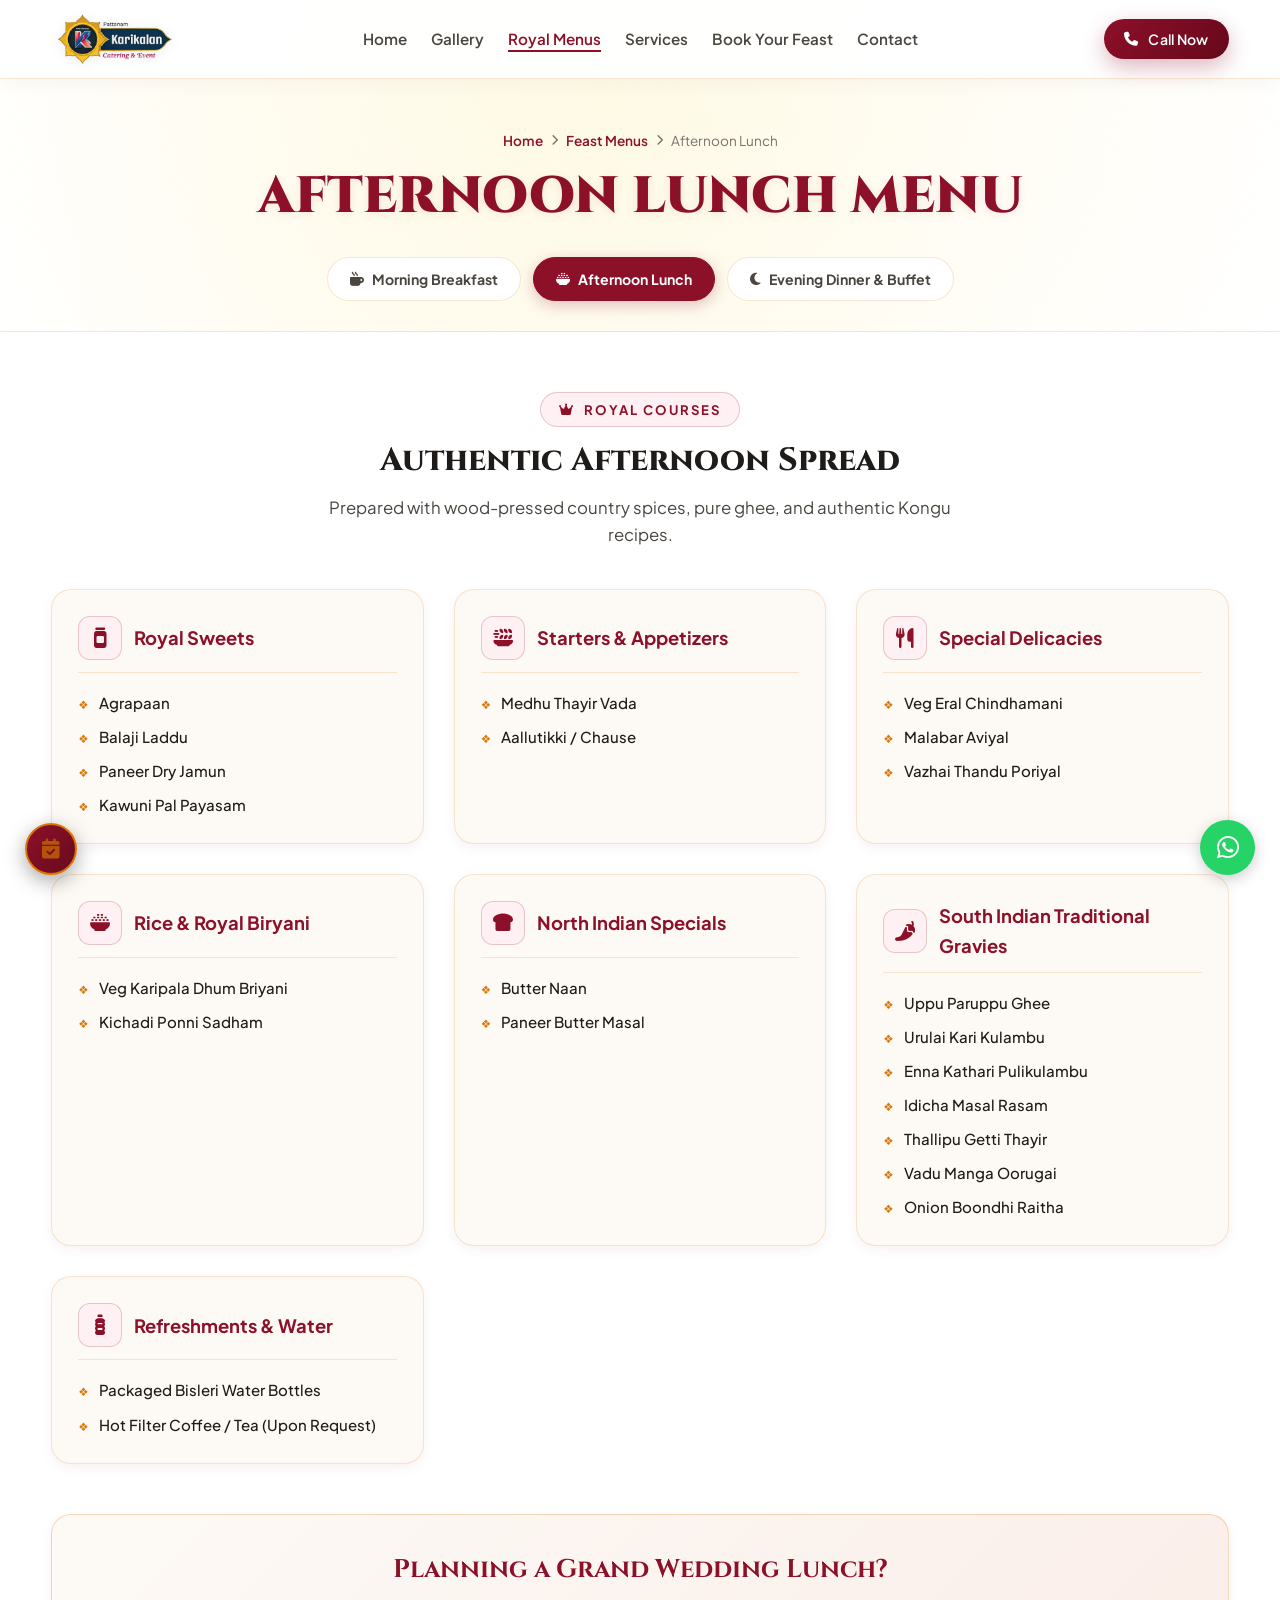
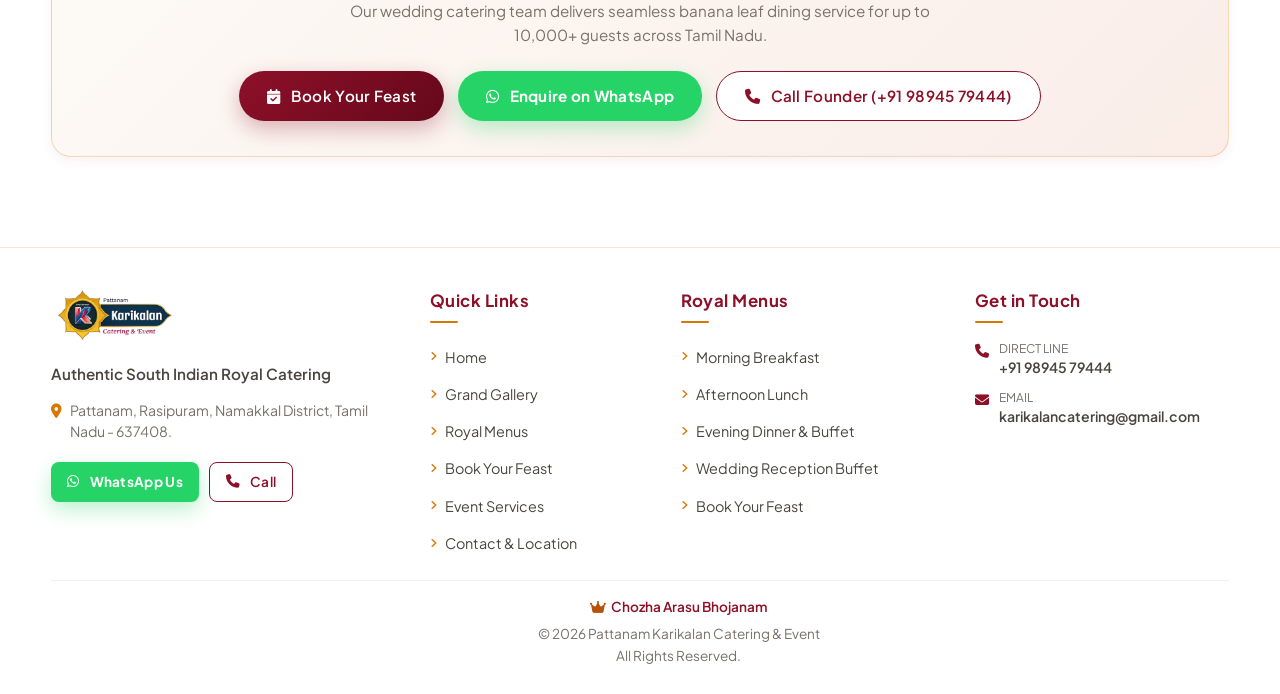
<file: lunch-menu.html>
<!DOCTYPE html>
<html lang="en">

<head>
  <meta charset="UTF-8">
  <meta name="viewport" content="width=device-width, initial-scale=1.0">
  <title>Afternoon Lunch Menu | Pattanam Karikalan Catering</title>
  <meta name="description"
    content="Afternoon Lunch Menu - Pattanam Karikalan Catering & Event. Grand traditional Chola wedding banana leaf feast, dum biryani, and authentic native preparations.">

  <!-- Google Fonts: Royal serif & clean sans -->
  <link rel="preconnect" href="https://fonts.googleapis.com">
  <link rel="preconnect" href="https://fonts.gstatic.com" crossorigin>
  <link
    href="https://fonts.googleapis.com/css2?family=Cinzel:wght@600;700;800;900&family=Plus+Jakarta+Sans:wght@400;500;600;700&display=swap"
    rel="stylesheet">

  <!-- FontAwesome Icons -->
  <link rel="stylesheet" href="https://cdnjs.cloudflare.com/ajax/libs/font-awesome/6.5.1/css/all.min.css">

  <!-- Main Stylesheet -->
  <link rel="stylesheet" href="css/style.css">
</head>

<body>

  <!-- Navigation Bar -->
  <header class="header">
    <div class="container nav-container">
      <div class="mobile-nav-left" style="display: flex; align-items: center; gap: 12px;">
        <button class="mobile-toggle" id="mobileToggle" aria-label="Toggle Navigation">
          <i class="fa-solid fa-bars"></i>
        </button>
        <a href="index.html#home" class="brand-logo">
          <img src="images/karikalan_logo.png" alt="Pattanam Karikalan Catering & Event" class="brand-img-logo">
        </a>
      </div>

      <ul class="nav-links" id="navLinks">
        <li><a href="index.html#home">Home</a></li>
        <li><a href="index.html#showcase">Gallery</a></li>
        <li><a href="index.html#menus" class="active">Royal Menus</a></li>
        <li><a href="index.html#services">Services</a></li>
        <li><a href="book-feast.html">Book Your Feast</a></li>
        <li><a href="index.html#contact">Contact</a></li>
      </ul>

      <div class="nav-actions">
        <a href="tel:+919894579444" class="btn btn-primary" style="padding: 9px 20px; font-size: 0.88rem;">
          <i class="fa-solid fa-phone"></i> Call Now
        </a>
      </div>
    </div>
  </header>

  <!-- Menu Page Hero Banner -->
  <section class="menu-page-hero">
    <div class="container">
      <div class="breadcrumb-nav">
        <a href="index.html">Home</a>
        <i class="fa-solid fa-chevron-right" style="font-size: 0.7rem;"></i>
        <a href="index.html#menus">Feast Menus</a>
        <i class="fa-solid fa-chevron-right" style="font-size: 0.7rem;"></i>
        <span>Afternoon Lunch</span>
      </div>

      <h1 class="hero-title" style="font-size: clamp(2rem, 4vw, 3.2rem); margin-bottom: 8px;">
        AFTERNOON LUNCH MENU
      </h1>
      <!-- Session Switcher Buttons -->
      <div class="session-switcher-bar">
        <a href="breakfast-menu.html" class="session-switch-btn">
          <i class="fa-solid fa-mug-hot"></i> Morning Breakfast
        </a>
        <a href="lunch-menu.html" class="session-switch-btn active">
          <i class="fa-solid fa-bowl-rice"></i> Afternoon Lunch
        </a>
        <a href="dinner-menu.html" class="session-switch-btn">
          <i class="fa-solid fa-moon"></i> Evening Dinner & Buffet
        </a>
      </div>
    </div>
  </section>

  <!-- Menu Content Section -->
  <section class="menu-content-section">
    <div class="container">
      <div style="text-align: center; margin-bottom: 25px;">
        <div class="section-tag">
          <i class="fa-solid fa-crown"></i> Royal Courses
        </div>
        <h2 class="section-title" style="font-size: 2rem;">Authentic Afternoon Spread</h2>
        <p class="section-desc">
          Prepared with wood-pressed country spices, pure ghee, and authentic Kongu recipes.
        </p>
      </div>

      <!-- Courses Grid -->
      <div class="menu-courses-grid">
        <!-- Sweets Course -->
        <div class="menu-course-card">
          <div class="menu-course-header">
            <div class="menu-course-icon"><i class="fa-solid fa-jar"></i></div>
            <div>
              <h4>Royal Sweets</h4>
            </div>
          </div>
          <ul class="dish-list">
            <li>Agrapaan</li>
            <li>Balaji Laddu</li>
            <li>Paneer Dry Jamun</li>
            <li>Kawuni Pal Payasam</li>
          </ul>
        </div>

        <!-- Starters -->
        <div class="menu-course-card">
          <div class="menu-course-header">
            <div class="menu-course-icon"><i class="fa-solid fa-plate-wheat"></i></div>
            <div>
              <h4>Starters & Appetizers</h4>
            </div>
          </div>
          <ul class="dish-list">
            <li>Medhu Thayir Vada</li>
            <li>Aallutikki  / Chause</li>
          </ul>
        </div>

        <!-- Special Dishes -->
        <div class="menu-course-card">
          <div class="menu-course-header">
            <div class="menu-course-icon"><i class="fa-solid fa-utensils"></i></div>
            <div>
              <h4>Special Delicacies</h4>
            </div>
          </div>
          <ul class="dish-list">
            <li>Veg Eral Chindhamani</li>
            <li>Malabar Aviyal</li>
            <li>Vazhai Thandu Poriyal</li>
          </ul>
        </div>

        <!-- Rice & Biryani -->
        <div class="menu-course-card">
          <div class="menu-course-header">
            <div class="menu-course-icon"><i class="fa-solid fa-bowl-rice"></i></div>
            <div>
              <h4>Rice & Royal Biryani</h4>
            </div>
          </div>
          <ul class="dish-list">
            <li>Veg Karipala Dhum Briyani</li>
            <li>Kichadi Ponni Sadham</li>
          </ul>
        </div>

        <!-- North Indian Special -->
        <div class="menu-course-card">
          <div class="menu-course-header">
            <div class="menu-course-icon"><i class="fa-solid fa-bread-slice"></i></div>
            <div>
              <h4>North Indian Specials</h4>
            </div>
          </div>
          <ul class="dish-list">
            <li>Butter Naan</li>
            <li>Paneer Butter Masal</li>
          </ul>
        </div>

        <!-- South Indian Special -->
        <div class="menu-course-card">
          <div class="menu-course-header">
            <div class="menu-course-icon"><i class="fa-solid fa-pepper-hot"></i></div>
            <div>
              <h4>South Indian Traditional Gravies</h4>
            </div>
          </div>
          <ul class="dish-list">
            <li>Uppu Paruppu Ghee</li>
            <li>Urulai Kari Kulambu</li>
            <li>Enna Kathari Pulikulambu</li>
            <li>Idicha Masal Rasam</li>
            <li>Thallipu Getti Thayir</li>
            <li>Vadu Manga Oorugai</li>
            <li>Onion Boondhi Raitha</li>
          </ul>
        </div>

        <!-- Refreshments & Water -->
        <div class="menu-course-card">
          <div class="menu-course-header">
            <div class="menu-course-icon"><i class="fa-solid fa-bottle-water"></i></div>
            <div>
              <h4>Refreshments & Water</h4>
            </div>
          </div>
          <ul class="dish-list">
            <li>Packaged Bisleri Water Bottles</li>
            <li>Hot Filter Coffee / Tea (Upon Request)</li>
          </ul>
        </div>
      </div>

      <!-- Booking Call-to-Action -->
      <div class="menu-book-cta">
        <h3 class="font-royal text-maroon" style="font-size: 1.6rem; margin-bottom: 8px;">
          Planning a Grand Wedding Lunch?
        </h3>
        <p style="color: var(--text-muted); max-width: 600px; margin: 0 auto 24px; font-size: 0.95rem;">
          Our wedding catering team delivers seamless banana leaf dining service for up to 10,000+ guests across Tamil
          Nadu.
        </p>
        <div style="display: flex; justify-content: center; gap: 14px; flex-wrap: wrap;">
          <a href="book-feast.html" class="btn btn-primary" style="padding: 12px 28px; font-size: 0.95rem;">
            <i class="fa-solid fa-calendar-check"></i> Book Your Feast
          </a>
          <a href="https://wa.me/919894579444?text=Hello%20Karikalan%20Catering,%20I%20am%20interested%20in%20booking%20the%20Afternoon%20Lunch%20Menu%20for%20an%20event."
            target="_blank" class="btn btn-whatsapp" style="padding: 12px 28px; font-size: 0.95rem;">
            <i class="fa-brands fa-whatsapp"></i> Enquire on WhatsApp
          </a>
          <a href="tel:+919894579444" class="btn btn-outline" style="padding: 12px 28px; font-size: 0.95rem;">
            <i class="fa-solid fa-phone"></i> Call Founder (+91 98945 79444)
          </a>
        </div>
      </div>
    </div>
  </section>

  <!-- Floating Action Buttons -->
  <a href="book-feast.html" class="book-feast-float" aria-label="Book Your Feast" title="Book Your Feast">
    <i class="fa-solid fa-calendar-check"></i>

  </a>
  <button id="scrollTopBtn" class="floating-btn scroll-top-btn" aria-label="Scroll to top" title="Scroll to top">
    <i class="fa-solid fa-arrow-up"></i>
  </button>
  <a href="https://wa.me/919894579444?text=Hello%20Karikalan%20Catering,%20I%20want%20to%20enquire%20for%20catering"
    class="floating-btn whatsapp-float" target="_blank" aria-label="Chat on WhatsApp">
    <i class="fa-brands fa-whatsapp"></i>
  </a>

  <!-- Footer -->
  <footer class="footer">
    <div class="container">
      <div class="footer-grid">
        <!-- Left Side: Brand Logo & Information -->
        <div class="footer-brand">
          <a href="index.html#home" style="display: inline-block;">
            <img src="images/karikalan_logo.png" alt="Pattanam Karikalan Catering & Event" class="footer-brand-logo">
          </a>
          <p class="footer-brand-desc">
            Authentic South Indian Royal Catering
          </p>
          <p class="footer-brand-address">
            <i class="fa-solid fa-location-dot"></i>
            <span>Pattanam, Rasipuram, Namakkal District, Tamil Nadu - 637408.</span>
          </p>
          <div style="display: flex; gap: 10px; margin-top: 6px; flex-wrap: wrap;">
            <a href="https://wa.me/919894579444" target="_blank" class="btn btn-whatsapp"
              style="padding: 8px 16px; font-size: 0.85rem; border-radius: 8px;">
              <i class="fa-brands fa-whatsapp"></i> WhatsApp Us
            </a>
            <a href="tel:+919894579444" class="btn btn-outline"
              style="padding: 8px 16px; font-size: 0.85rem; border-radius: 8px;">
              <i class="fa-solid fa-phone"></i> Call
            </a>
          </div>
        </div>

        <!-- Right Side Column 1: Quick Navigation -->
        <div class="footer-col">
          <h4>Quick Links</h4>
          <ul class="footer-links-list">
            <li><a href="index.html#home"><i class="fa-solid fa-angle-right"></i> Home</a></li>
            <li><a href="index.html#showcase"><i class="fa-solid fa-angle-right"></i> Grand Gallery</a></li>
            <li><a href="index.html#menus"><i class="fa-solid fa-angle-right"></i> Royal Menus</a></li>
            <li><a href="book-feast.html"><i class="fa-solid fa-angle-right"></i> Book Your Feast</a></li>
            <li><a href="index.html#services"><i class="fa-solid fa-angle-right"></i> Event Services</a></li>
            <li><a href="index.html#contact"><i class="fa-solid fa-angle-right"></i> Contact & Location</a></li>
          </ul>
        </div>

        <!-- Right Side Column 2: Feast Sessions -->
        <div class="footer-col">
          <h4>Royal Menus</h4>
          <ul class="footer-links-list">
            <li><a href="breakfast-menu.html"><i class="fa-solid fa-angle-right"></i> Morning Breakfast</a></li>
            <li><a href="lunch-menu.html"><i class="fa-solid fa-angle-right"></i> Afternoon Lunch</a></li>
            <li><a href="dinner-menu.html"><i class="fa-solid fa-angle-right"></i> Evening Dinner & Buffet</a></li>
            <li><a href="index.html#services"><i class="fa-solid fa-angle-right"></i> Wedding Reception Buffet</a></li>
            <li><a href="book-feast.html"><i class="fa-solid fa-angle-right"></i> Book Your Feast</a></li>
          </ul>
        </div>

        <!-- Right Side Column 3: Contact & Hours -->
        <div class="footer-col">
          <h4>Get in Touch</h4>
          <div class="footer-contact-item">
            <i class="fa-solid fa-phone"></i>
            <div>
              <div style="font-size: 0.75rem; color: var(--text-muted); text-transform: uppercase;">Direct Line</div>
              <a href="tel:+919894579444">+91 98945 79444</a>
            </div>
          </div>
          <div class="footer-contact-item">
            <i class="fa-solid fa-envelope"></i>
            <div>
              <div style="font-size: 0.75rem; color: var(--text-muted); text-transform: uppercase;">Email</div>
              <a href="mailto:karikalancatering@gmail.com">karikalancatering@gmail.com</a>
            </div>
          </div>
        </div>
      </div>

      <!-- Copyright Bar -->
      <div class="footer-copy">
        <p style="color: var(--royal-maroon); font-weight: 600;">
          <i class="fa-solid fa-crown text-gold" style="margin-right: 4px;"></i> Chozha Arasu Bhojanam
        </p>
        <p>&copy; 2026 Pattanam Karikalan Catering & Event <br>All Rights Reserved.</p>
      </div>
    </div>
  </footer>

  <!-- Scripts -->
  <script src="js/assets.js"></script>
  <script src="js/main.js"></script>
</body>

</html>
</file>
<file: css/style.css>
:root {
  /* Royal White & Gold & Crimson Theme (Clean Luxury) */
  --bg-primary: #ffffff;
  --bg-secondary: #fdfaf6;
  --bg-tertiary: #f9f4ed;
  --bg-card: #ffffff;
  --bg-card-hover: #fffdfa;

  /* Accent & Royal Colors */
  --royal-maroon: #8d1029;
  --royal-maroon-dark: #66081b;
  --royal-maroon-light: #fff1f3;
  --chola-gold: #d97706;
  --chola-gold-bright: #b45309;
  --chola-gold-accent: #f59e0b;
  --chola-gold-light: #fef3c7;
  --chola-gold-border: rgba(217, 119, 6, 0.25);

  /* Text Colors */
  --text-primary: #1e1b18;
  --text-secondary: #4a453f;
  --text-muted: #78716c;
  --text-light: #ffffff;

  /* Borders & Shadows */
  --border-light: rgba(217, 119, 6, 0.18);
  --border-soft: rgba(0, 0, 0, 0.08);
  --shadow-sm: 0 4px 12px rgba(141, 16, 41, 0.06);
  --shadow-md: 0 10px 30px rgba(141, 16, 41, 0.08);
  --shadow-lg: 0 20px 45px rgba(141, 16, 41, 0.12);
  --shadow-gold: 0 10px 30px rgba(245, 158, 11, 0.25);

  /* Typography */
  --font-serif: 'Cinzel', 'Playfair Display', Georgia, serif;
  --font-sans: 'Plus Jakarta Sans', system-ui, -apple-system, sans-serif;

  --transition: all 0.3s cubic-bezier(0.16, 1, 0.3, 1);
}

* {
  margin: 0;
  padding: 0;
  box-sizing: border-box;
}

html {
  scroll-behavior: smooth;
  font-size: 16px;
  overflow-x: hidden;
}

body {
  font-family: var(--font-sans);
  background-color: var(--bg-primary);
  color: var(--text-primary);
  line-height: 1.6;
  overflow-x: hidden;
  position: relative;
  background-image:
    radial-gradient(circle at 10% 20%, rgba(254, 243, 199, 0.5) 0%, transparent 40%),
    radial-gradient(circle at 90% 80%, rgba(255, 241, 243, 0.6) 0%, transparent 40%);
}

/* Scrollbar */
::-webkit-scrollbar {
  width: 9px;
}

::-webkit-scrollbar-track {
  background: #f5f2eb;
}

::-webkit-scrollbar-thumb {
  background: var(--royal-maroon);
  border-radius: 4px;
}

::-webkit-scrollbar-thumb:hover {
  background: var(--chola-gold);
}

/* Common Layout */
.container {
  width: 92%;
  max-width: 1240px;
  margin: 0 auto;
}

.text-center {
  text-align: center;
}

.text-gold {
  color: var(--chola-gold-bright);
}

.text-maroon {
  color: var(--royal-maroon);
}

.font-royal {
  font-family: var(--font-serif);
}

/* Buttons */
.btn {
  display: inline-flex;
  align-items: center;
  justify-content: center;
  gap: 10px;
  font-weight: 600;
  font-size: 0.95rem;
  letter-spacing: 0.3px;
  padding: 12px 26px;
  border-radius: 9999px;
  text-decoration: none;
  cursor: pointer;
  transition: var(--transition);
  border: none;
}

.btn-primary {
  background: linear-gradient(135deg, var(--royal-maroon) 0%, var(--royal-maroon-dark) 100%);
  color: #ffffff;
  box-shadow: 0 8px 22px rgba(141, 16, 41, 0.3);
}

.btn-primary:hover {
  transform: translateY(-2px);
  background: linear-gradient(135deg, #a71835 0%, var(--royal-maroon) 100%);
  box-shadow: 0 12px 30px rgba(141, 16, 41, 0.42);
  color: #fff;
}

.btn-secondary {
  background: linear-gradient(135deg, #f59e0b 0%, #d97706 100%);
  color: #ffffff;
  box-shadow: 0 8px 22px rgba(217, 119, 6, 0.3);
}

.btn-secondary:hover {
  transform: translateY(-2px);
  background: linear-gradient(135deg, #fbbf24 0%, #d97706 100%);
  box-shadow: 0 12px 28px rgba(217, 119, 6, 0.45);
}

.btn-outline {
  background: #ffffff;
  color: var(--royal-maroon);
  border: 1.5px solid var(--royal-maroon);
}

.btn-outline:hover {
  background: var(--royal-maroon-light);
  transform: translateY(-2px);
  color: var(--royal-maroon);
}

.btn-whatsapp {
  background: #25D366;
  color: #fff;
  font-weight: 700;
  box-shadow: 0 8px 20px rgba(37, 211, 102, 0.3);
}

.btn-whatsapp:hover {
  background: #20bd5a;
  transform: translateY(-2px);
  box-shadow: 0 12px 28px rgba(37, 211, 102, 0.45);
  color: #fff;
}

/* Section Header Typography */
.section-tag {
  display: inline-flex;
  align-items: center;
  gap: 8px;
  padding: 6px 18px;
  background: var(--royal-maroon-light);
  border: 1px solid rgba(141, 16, 41, 0.2);
  border-radius: 9999px;
  color: var(--royal-maroon);
  font-size: 0.82rem;
  letter-spacing: 2px;
  text-transform: uppercase;
  font-weight: 700;
  margin-bottom: 14px;
}

.section-title {
  font-size: clamp(2rem, 4vw, 2.8rem);
  font-weight: 800;
  font-family: var(--font-serif);
  color: var(--text-primary);
  line-height: 1.25;
  margin-bottom: 14px;
}

.section-desc {
  color: var(--text-secondary);
  font-size: 1.05rem;
  max-width: 650px;
  margin: 0 auto 40px;
}

/* Header & Nav (Clean White Floating Bar) */
.header {
  position: fixed;
  top: 0;
  left: 0;
  width: 100%;
  z-index: 1000;
  transition: var(--transition);
  padding: 12px 0;
  background: rgba(255, 255, 255, 0.94);
  backdrop-filter: blur(14px);
  border-bottom: 1px solid var(--border-light);
  box-shadow: 0 4px 20px rgba(0, 0, 0, 0.04);
}

.header.scrolled {
  padding: 8px 0;
  background: rgba(255, 255, 255, 0.98);
  box-shadow: 0 10px 30px rgba(0, 0, 0, 0.08);
}

.nav-container {
  display: flex;
  align-items: center;
  justify-content: space-between;
}

.brand-logo {
  display: flex;
  align-items: center;
  text-decoration: none;
}

.brand-img-logo {
  height: 54px;
  max-width: 250px;
  width: auto;
  object-fit: contain;
  transition: var(--transition);
  filter: drop-shadow(0 2px 6px rgba(0, 0, 0, 0.08));
}

.brand-img-logo:hover {
  transform: scale(1.03);
}

.nav-links {
  display: flex;
  align-items: center;
  gap: 24px;
  list-style: none;
}

.nav-links a {
  color: var(--text-secondary);
  text-decoration: none;
  font-weight: 600;
  font-size: 0.95rem;
  transition: var(--transition);
  position: relative;
}

.nav-links a:hover,
.nav-links a.active {
  color: var(--royal-maroon);
}

.nav-links a::after {
  content: '';
  position: absolute;
  bottom: -4px;
  left: 0;
  width: 0;
  height: 2px;
  background: var(--royal-maroon);
  transition: var(--transition);
}

.nav-links a:hover::after,
.nav-links a.active::after {
  width: 100%;
}

@media (min-width: 993px) and (max-width: 1200px) {
  .nav-links {
    gap: 16px;
  }
  .nav-links a {
    font-size: 0.88rem;
  }
}

.nav-actions {
  display: flex;
  align-items: center;
  gap: 12px;
}

.mobile-toggle {
  display: none;
  background: transparent;
  border: none;
  color: var(--text-primary);
  font-size: 1.7rem;
  cursor: pointer;
  padding: 4px;
}

/* Hero Section (White Luxurious Aesthetic) */
.hero-section {
  position: relative;
  min-height: 100vh;
  display: flex;
  align-items: center;
  padding: 140px 0 90px;
  overflow: hidden;
  background: linear-gradient(180deg, #ffffff 0%, #fdfaf6 50%, #f7f1e6 100%);
}

@media (max-width: 768px) {
  .hero-section {
    padding: 80px 0 50px;
  }
}

.hero-bg {
  position: absolute;
  top: 78px;
  left: 0;
  right: 0;
  bottom: 0;
  background-size: cover;
  background-position: center center;
  background-repeat: no-repeat;
  z-index: 1;
  opacity: 0.5;
  filter: contrast(1.15);
  pointer-events: none;
}

.hero-overlay {
  position: absolute;
  inset: 0;
  background: linear-gradient(90deg,
      rgba(255, 255, 255, 0.94) 0%,
      rgba(255, 255, 255, 0.85) 45%,
      rgba(255, 255, 255, 0.35) 100%);
  z-index: 2;
  pointer-events: none;
}

.hero-content {
  position: relative;
  z-index: 3;
  text-align: center;
  max-width: 940px;
  margin: 0 auto;
}

.hero-main-logo {
  height: 105px;
  max-width: 90%;
  object-fit: contain;
  background: #ffffff;
  padding: 10px 22px;
  border-radius: 20px;
  border: 1.5px solid var(--chola-gold-border);
  box-shadow: 0 12px 35px rgba(217, 119, 6, 0.18), 0 4px 12px rgba(0, 0, 0, 0.05);
  animation: logo-float 4s ease-in-out infinite alternate;
}

@media (max-width: 768px) {
  .hero-main-logo {
    display: none;
  }
}

@keyframes logo-float {
  0% {
    transform: translateY(0px);
  }

  100% {
    transform: translateY(-7px);
  }
}

.royal-crest-badge {
  display: inline-flex;
  align-items: center;
  gap: 10px;
  background: #ffffff;
  border: 1.5px solid var(--chola-gold-accent);
  border-radius: 9999px;
  padding: 8px 24px;
  margin-bottom: 20px;
  box-shadow: 0 4px 18px rgba(217, 119, 6, 0.15);
}

@media (max-width: 768px) {
  .royal-crest-badge {
    display: none;
  }
}

.royal-crest-badge span {
  font-size: 0.85rem;
  letter-spacing: 2.5px;
  text-transform: uppercase;
  color: var(--royal-maroon);
  font-weight: 700;
}

.hero-title {
  font-size: clamp(2.4rem, 6vw, 4.4rem);
  font-family: var(--font-serif);
  font-weight: 900;
  color: var(--royal-maroon);
  line-height: 1.15;
  margin-bottom: 8px;
  text-shadow: 0 2px 10px rgba(141, 16, 41, 0.1);
}

/* Signboard Ornament */
.signboard-ornament {
  display: flex;
  align-items: center;
  justify-content: center;
  gap: 16px;
  margin: 10px 0;
}

.ornament-line {
  height: 2px;
  width: 90px;
  background: linear-gradient(90deg, transparent, var(--chola-gold), transparent);
}

.ornament-symbol {
  color: var(--chola-gold);
  font-size: 1.15rem;
}

.hero-tagline {
  font-family: var(--font-serif);
  font-size: clamp(1.4rem, 3.5vw, 2.2rem);
  color: #b45309;
  letter-spacing: 4px;
  text-transform: uppercase;
  font-weight: 800;
  margin: 6px 0;
}

.hero-subtext {
  font-size: 1.15rem;
  color: var(--text-secondary);
  max-width: 720px;
  margin: 18px auto 35px;
}

.hero-cta-group {
  display: flex;
  flex-wrap: wrap;
  gap: 16px;
  justify-content: center;
  margin-bottom: 50px;
}

@media (max-width: 768px) {
  .hero-cta-group {
    display: none;
  }
}

/* Animated Number Stats (White Cards) */
.hero-stats {
  display: grid;
  grid-template-columns: repeat(3, 1fr);
  gap: 20px;
  padding: 28px;
  background: #ffffff;
  border: 1px solid var(--border-light);
  box-shadow: var(--shadow-lg);
  border-radius: 22px;
  max-width: 760px;
  margin: 0 auto;
}

.stat-item {
  display: flex;
  flex-direction: column;
  align-items: center;
  padding: 10px;
}

.stat-item .stat-counter-wrap {
  display: flex;
  align-items: center;
  font-family: var(--font-serif);
  font-size: 2.6rem;
  font-weight: 900;
  color: var(--royal-maroon);
  line-height: 1;
  margin-bottom: 6px;
}

.stat-item p {
  font-size: 0.85rem;
  color: var(--text-muted);
  text-transform: uppercase;
  letter-spacing: 1.5px;
  font-weight: 600;
}

/* Interactive Food Carousel Section */
.carousel-section {
  padding: 40px 0;
  background: var(--bg-secondary);
  position: relative;
}

@media (max-width: 768px) {
  .carousel-section {
    padding: 50px 0;
  }
}

.carousel-container {
  position: relative;
  max-width: 1050px;
  margin: 0 auto;
  border-radius: 24px;
  overflow: hidden;
  box-shadow: var(--shadow-lg);
  background: #ffffff;
  border: 1px solid var(--border-light);
}

.carousel-track {
  display: flex;
  transition: transform 0.6s cubic-bezier(0.25, 1, 0.5, 1);
  width: 100%;
}

.carousel-slide {
  min-width: 100%;
  position: relative;
  height: 480px;
  display: flex;
  align-items: flex-end;
}

.carousel-slide img {
  position: absolute;
  inset: 0;
  width: 100%;
  height: 100%;
  object-fit: cover;
  transition: transform 6s ease;
}

.carousel-slide.active img {
  transform: scale(1.05);
}

.slide-caption-card {
  position: relative;
  z-index: 2;
  margin: 30px;
  background: rgba(255, 255, 255, 0.94);
  backdrop-filter: blur(12px);
  padding: 24px 32px;
  border-radius: 18px;
  border: 1px solid var(--chola-gold-border);
  box-shadow: 0 10px 30px rgba(0, 0, 0, 0.15);
  max-width: 580px;
}

@media (max-width: 768px) {
  .slide-caption-card {
    max-height: 30%;
  }
}

.slide-caption-card .slide-tag {
  font-size: 0.78rem;
  font-weight: 700;
  color: var(--royal-maroon);
  letter-spacing: 2px;
  text-transform: uppercase;
  margin-bottom: 6px;
  display: inline-block;
}

.slide-caption-card h3 {
  font-family: var(--font-serif);
  font-size: 1.6rem;
  color: var(--text-primary);
  margin-bottom: 8px;
}

.slide-caption-card p {
  font-size: 0.95rem;
  color: var(--text-secondary);
}

/* Carousel Nav Buttons */
.carousel-btn {
  position: absolute;
  top: 50%;
  transform: translateY(-50%);
  width: 50px;
  height: 50px;
  border-radius: 50%;
  background: rgba(255, 255, 255, 0.95);
  border: 1px solid var(--border-light);
  color: var(--royal-maroon);
  font-size: 1.2rem;
  display: flex;
  align-items: center;
  justify-content: center;
  cursor: pointer;
  z-index: 10;
  box-shadow: 0 4px 16px rgba(0, 0, 0, 0.15);
  transition: var(--transition);
}

.carousel-btn:hover {
  background: var(--royal-maroon);
  color: #fff;
  transform: translateY(-50%) scale(1.08);
}

.carousel-btn.prev {
  left: 18px;
}

.carousel-btn.next {
  right: 18px;
}

.carousel-dots {
  display: flex;
  justify-content: center;
  gap: 10px;
  margin-top: 22px;
}

.dot {
  width: 12px;
  height: 12px;
  border-radius: 9999px;
  background: #d6cfc7;
  cursor: pointer;
  transition: var(--transition);
}

.dot.active {
  width: 32px;
  background: var(--royal-maroon);
}

/* Official Signboard Showcase (Refined White / Warm Border Aesthetic) */
.chola-heritage-banner {
  position: relative;
  background: #ffffff;
  border-top: 1px solid var(--border-light);
  border-bottom: 1px solid var(--border-light);
  padding: 40px 0;
}

@media(max-width:768px) {
  .chola-heritage-banner {
    padding: 10px;
  }
}

.heritage-grid {
  display: grid;
  grid-template-columns: 0.85fr 1.15fr;
  gap: 50px;
  align-items: center;
}

.board-frame-container {
  display: inline-block;
  padding: 16px;
  background: #ffffff;
  border-radius: 24px;
  border: 2px solid var(--chola-gold-accent);
  box-shadow: var(--shadow-lg), 0 0 30px rgba(245, 158, 11, 0.15);
}

@media (max-width: 768px) {
  .board-frame-container {
    display: none;
  }
}

.glowing-board-wrapper {
  max-height: 520px;
  overflow: hidden;
  border-radius: 16px;
  box-shadow: 0 4px 15px rgba(0, 0, 0, 0.08);
}

.board-img-display {
  width: 100%;
  max-width: 280px;
  height: auto;
  display: block;
  object-fit: cover;
  transition: transform 0.5s ease;
}

.board-img-display:hover {
  transform: scale(1.03);
}

.board-caption {
  margin-top: 12px;
  font-size: 0.88rem;
  color: var(--royal-maroon);
  font-weight: 700;
  text-transform: uppercase;
  letter-spacing: 1px;
}

.official-details-card {
  background: var(--bg-secondary);
  border: 1px solid var(--border-light);
  border-radius: 20px;
  padding: 28px;
  box-shadow: var(--shadow-sm);
}

@media (mAX-width: 768px) {
  .official-details-card {
    padding: 15px;
  }
}

.detail-row {
  display: flex;
  justify-content: space-between;
  align-items: center;
  padding: 14px 0;
  border-bottom: 1px solid rgba(0, 0, 0, 0.06);
  font-size: 0.96rem;
}

.detail-row:last-child {
  border-bottom: none;
}

.detail-label {
  color: var(--text-muted);
  font-size: 0.85rem;
  text-transform: uppercase;
  letter-spacing: 1px;
  font-weight: 600;
}

.detail-value {
  color: var(--text-primary);
  font-weight: 700;
  text-align: right;
}



/* Services Showcase (White Theme Cards) */
.services-section {
  padding: 85px 0;
  background: var(--bg-secondary);
  border-top: 1px solid var(--border-light);
  border-bottom: 1px solid var(--border-light);
}

.services-grid {
  display: grid;
  grid-template-columns: repeat(auto-fit, minmax(260px, 1fr));
  gap: 25px;
}

.service-card {
  background: #ffffff;
  padding: 35px 25px;
  border-radius: 20px;
  border: 1px solid var(--border-light);
  transition: var(--transition);
  text-align: center;
  box-shadow: var(--shadow-sm);
}

.service-card:hover {
  transform: translateY(-6px);
  border-color: var(--royal-maroon);
  box-shadow: var(--shadow-lg);
}

.service-icon {
  width: 70px;
  height: 70px;
  margin: 0 auto 22px;
  border-radius: 50%;
  background: var(--royal-maroon-light);
  border: 1px solid rgba(141, 16, 41, 0.2);
  display: flex;
  align-items: center;
  justify-content: center;
  font-size: 1.7rem;
  color: var(--royal-maroon);
}

.service-card h3 {
  font-family: var(--font-serif);
  font-size: 1.3rem;
  margin-bottom: 10px;
  color: var(--text-primary);
}

.service-card p {
  color: var(--text-muted);
  font-size: 0.92rem;
}

/* Contact & Sign Details */
.contact-section {
  padding: 40px 0;
  background: var(--bg-secondary);
}

.contact-card-main {
  background: #ffffff;
  border: 1.5px solid var(--border-light);
  border-radius: 26px;
  padding: 48px;
  display: grid;
  grid-template-columns: 1fr 1fr;
  gap: 45px;
  box-shadow: var(--shadow-lg);
}

.contact-item {
  display: flex;
  align-items: flex-start;
  gap: 16px;
  margin-bottom: 24px;
}

.contact-icon {
  width: 50px;
  height: 50px;
  background: var(--royal-maroon-light);
  border: 1px solid rgba(141, 16, 41, 0.2);
  border-radius: 12px;
  display: flex;
  align-items: center;
  justify-content: center;
  color: var(--royal-maroon);
  font-size: 1.3rem;
  flex-shrink: 0;
}

.contact-item h5 {
  font-size: 0.85rem;
  color: var(--text-muted);
  text-transform: uppercase;
  letter-spacing: 1px;
  margin-bottom: 4px;
}

.contact-item a,
.contact-item p {
  color: var(--text-primary);
  font-size: 1.1rem;
  text-decoration: none;
  font-weight: 700;
  transition: var(--transition);
  word-break: break-word;
}

.contact-item a:hover {
  color: var(--royal-maroon);
}

.contact-map-card {
  display: flex;
  flex-direction: column;
  background: var(--bg-secondary);
  border-radius: 20px;
  padding: 24px;
  border: 1px solid var(--border-light);
  box-shadow: var(--shadow-sm);
  height: 100%;
}

.contact-map-frame {
  position: relative;
  width: 100%;
  height: 250px;
  border-radius: 12px;
  overflow: hidden;
  border: 1px solid var(--border-light);
  margin-bottom: 18px;
}

/* Desktop Only: Fills space below WhatsApp inquiry without affecting mobile */
.contact-desktop-filler {
  display: flex;
  flex-direction: column;
  gap: 12px;
  margin-top: 18px;
  padding-top: 16px;
  border-top: 1px dashed var(--border-light);
}

.contact-extra-grid {
  display: grid;
  grid-template-columns: 1fr 1fr;
  gap: 10px;
}

.contact-mini-badge {
  display: flex;
  align-items: center;
  gap: 10px;
  background: #ffffff;
  padding: 8px 12px;
  border-radius: 10px;
  border: 1px solid var(--border-light);
}

.contact-mini-badge i {
  font-size: 1.15rem;
  flex-shrink: 0;
}

.contact-mini-badge small {
  display: block;
  font-size: 0.7rem;
  color: var(--text-muted);
  text-transform: uppercase;
  font-weight: 600;
  letter-spacing: 0.5px;
  line-height: 1.1;
}

.contact-mini-badge span {
  display: block;
  font-size: 0.8rem;
  font-weight: 700;
  color: var(--text-primary);
  line-height: 1.2;
}

.contact-hubs-bar {
  display: flex;
  flex-direction: column;
  gap: 6px;
}

.contact-hubs-title {
  font-size: 0.75rem;
  font-weight: 700;
  color: var(--royal-maroon);
  text-transform: uppercase;
  letter-spacing: 0.5px;
  display: flex;
  align-items: center;
  gap: 6px;
}

.contact-hubs-tags {
  display: flex;
  flex-wrap: wrap;
  gap: 6px;
}

.contact-hubs-tags span {
  background: #ffffff;
  border: 1px solid var(--border-light);
  padding: 3px 9px;
  border-radius: 6px;
  font-size: 0.74rem;
  color: var(--text-primary);
  font-weight: 600;
}

/* Floating Action Buttons */
.floating-btn {
  position: fixed;
  bottom: 25px;
  width: 55px;
  height: 55px;
  border-radius: 50%;
  display: flex;
  align-items: center;
  justify-content: center;
  font-size: 1.6rem;
  color: #fff;
  z-index: 999;
  box-shadow: 0 4px 15px rgba(0, 0, 0, 0.2);
  transition: var(--transition);
  text-decoration: none;
}

.floating-btn:hover {
  transform: translateY(-4px);
  box-shadow: 0 6px 20px rgba(0, 0, 0, 0.3);
}

.whatsapp-float {
  right: 25px;
  background-color: #25D366;
}

.whatsapp-float:hover {
  background-color: #20bd5a;
}

/* Book Your Feast Floating Button (Left Side) */
.book-feast-float {
  position: fixed;
  left: 25px;
  bottom: 25px;
  background: linear-gradient(135deg, var(--royal-maroon) 0%, #680b1e 100%);
  border: 2px solid var(--chola-gold);
  color: #ffffff;
  display: inline-flex;
  align-items: center;
  justify-content: center;
  width: 52px;
  height: 52px;
  border-radius: 50%;
  box-shadow: 0 6px 20px rgba(0, 0, 0, 0.35);
  z-index: 999;
  text-decoration: none;
  transition: all 0.3s cubic-bezier(0.2, 0.8, 0.2, 1);
}

.book-feast-float i {
  color: var(--chola-gold-bright);
  font-size: 1.25rem;
  transition: transform 0.3s ease;
}

.book-feast-float:hover {
  background: linear-gradient(135deg, var(--chola-gold) 0%, #b45309 100%);
  border-color: #ffffff;
  color: #ffffff;
  transform: translateY(-4px) scale(1.08);
  box-shadow: 0 10px 25px rgba(217, 119, 6, 0.5);
}

.book-feast-float:hover i {
  color: #ffffff;
  transform: scale(1.15);
}

@media (max-width: 520px) {
  .book-feast-float {
    left: 16px;
    bottom: 20px;
    width: 48px;
    height: 48px;
  }
}

/* Scroll To Top Button (Positioned directly above WhatsApp Float) */
.scroll-top-btn {
  right: 25px;
  bottom: 90px;
  background: var(--royal-maroon);
  color: #ffffff;
  border: 2px solid var(--chola-gold);
  cursor: pointer;
  opacity: 0;
  visibility: hidden;
  transform: translateY(15px);
  transition: opacity 0.3s ease, transform 0.3s ease, visibility 0.3s ease, background 0.3s ease, border-color 0.3s ease, box-shadow 0.3s ease;
  font-size: 1.25rem;
  padding: 0;
  outline: none;
}

.scroll-top-btn.visible {
  opacity: 1;
  visibility: visible;
  transform: translateY(0);
}

.scroll-top-btn:hover {
  background: var(--royal-maroon-dark);
  color: var(--chola-gold-bright);
  border-color: #ffffff;
  transform: translateY(-4px);
  box-shadow: 0 6px 20px rgba(141, 16, 41, 0.45);
}

/* Footer (Clean Off-White with Modern Multi-Column Grid) */
.footer {
  background: #ffffff;
  border-top: 1px solid var(--border-light);
  padding: 40px 0 28px;
}

.footer-grid {
  display: grid;
  grid-template-columns: 1.6fr 1fr 1.2fr 1.2fr;
  gap: 40px;
  align-items: start;
}

.footer-brand {
  display: flex;
  flex-direction: column;
  gap: 14px;
}

.footer-brand-logo {
  height: 54px;
  object-fit: contain;
  align-self: flex-start;
}

.footer-brand-desc {
  color: var(--text-secondary);
  font-size: 0.95rem;
  font-weight: 600;
  line-height: 1.5;
  margin: 0;
}

.footer-brand-address {
  color: var(--text-muted);
  font-size: 0.88rem;
  line-height: 1.5;
  display: flex;
  align-items: flex-start;
  gap: 8px;
  margin: 0;
}

.footer-brand-address i {
  color: var(--chola-gold);
  margin-top: 4px;
  flex-shrink: 0;
}

.footer-col h4 {
  font-family: var(--font-royal);
  font-size: 1.05rem;
  color: var(--royal-maroon);
  letter-spacing: 0.5px;
  margin-bottom: 18px;
  position: relative;
  padding-bottom: 8px;
}

.footer-col h4::after {
  content: '';
  position: absolute;
  left: 0;
  bottom: 0;
  width: 28px;
  height: 2px;
  background: var(--chola-gold);
  border-radius: 2px;
}

.footer-links-list {
  list-style: none;
  padding: 0;
  margin: 0;
  display: flex;
  flex-direction: column;
  gap: 10px;
}

.footer-links-list li a {
  color: var(--text-secondary);
  font-size: 0.9rem;
  text-decoration: none;
  transition: var(--transition);
  display: inline-flex;
  align-items: center;
  gap: 8px;
}

.footer-links-list li a:hover {
  color: var(--royal-maroon);
  transform: translateX(4px);
}

.footer-links-list li a i {
  font-size: 0.72rem;
  color: var(--chola-gold);
}

.footer-contact-item {
  display: flex;
  align-items: flex-start;
  gap: 10px;
  color: var(--text-secondary);
  font-size: 0.88rem;
  margin-bottom: 12px;
  line-height: 1.4;
}

.footer-contact-item i {
  color: var(--royal-maroon);
  margin-top: 3px;
  flex-shrink: 0;
}

.footer-contact-item a {
  color: var(--text-secondary);
  text-decoration: none;
  font-weight: 600;
  transition: var(--transition);
}

.footer-contact-item a:hover {
  color: var(--royal-maroon);
}

.footer-copy {
  margin-top: 25px;
  padding-top: 15px;
  border-top: 1px solid rgba(0, 0, 0, 0.06);
  color: var(--text-muted);
  font-size: 0.85rem;
  display: grid;
  justify-content: space-around;
  align-items: center;
  flex-wrap: wrap;
  gap: 5px;
}

.footer-copy p {
  margin: 0;
  text-align: center;
  margin-left: 77px;
}

@media (max-width: 768px) {
  .footer-copy p {
    margin-left: 35px;
  }
}

/* Feast Sessions Section (Morning, Lunch, Dinner Cards) */
.feast-sessions-section {
  padding: 80px 0;
  background: var(--bg-secondary);
  border-top: 1px solid var(--border-light);
  border-bottom: 1px solid var(--border-light);
  position: relative;
}

.session-grid {
  display: grid;
  grid-template-columns: repeat(3, 1fr);
  gap: 30px;
  margin-top: 40px;
}

.session-card {
  background: #ffffff;
  border: 1.5px solid var(--border-light);
  border-radius: 22px;
  overflow: hidden;
  box-shadow: var(--shadow-sm);
  transition: all 0.35s cubic-bezier(0.25, 1, 0.5, 1);
  display: flex;
  flex-direction: column;
  position: relative;
  text-decoration: none;
  color: inherit;
}

.session-card:hover {
  transform: translateY(-8px);
  border-color: var(--chola-gold-accent);
  box-shadow: 0 16px 35px rgba(141, 16, 41, 0.12);
}

.session-card-img {
  height: 200px;
  width: 100%;
  position: relative;
  overflow: hidden;
  background: #f5ede4;
}

.session-card-img img {
  width: 100%;
  height: 100%;
  object-fit: cover;
  transition: transform 0.6s ease;
}

.session-card:hover .session-card-img img {
  transform: scale(1.08);
}

.session-card-badge {
  position: absolute;
  top: 14px;
  left: 14px;
  background: rgba(255, 255, 255, 0.95);
  border: 1px solid var(--chola-gold);
  color: var(--royal-maroon);
  font-size: 0.78rem;
  font-weight: 700;
  padding: 5px 12px;
  border-radius: 999px;
  display: flex;
  align-items: center;
  gap: 6px;
  box-shadow: 0 4px 10px rgba(0, 0, 0, 0.1);
}

.session-card-body {
  padding: 24px;
  display: flex;
  flex-direction: column;
  flex-grow: 1;
}

.session-card-body h3 {
  font-family: var(--font-serif);
  font-size: 1.35rem;
  color: var(--royal-maroon);
  margin-bottom: 6px;
}

.session-card-tamil {
  font-size: 0.82rem;
  color: var(--chola-gold-bright);
  font-weight: 700;
  letter-spacing: 0.5px;
  margin-bottom: 12px;
}

.session-card-body p {
  color: var(--text-muted);
  font-size: 0.92rem;
  line-height: 1.55;
  margin-bottom: 22px;
  flex-grow: 1;
}

.session-card-footer {
  border-top: 1px dashed var(--border-light);
  padding-top: 16px;
  display: flex;
  align-items: center;
  justify-content: space-between;
}

.session-cta {
  color: var(--royal-maroon);
  font-weight: 700;
  font-size: 0.9rem;
  display: flex;
  align-items: center;
  gap: 8px;
  transition: transform 0.25s ease;
}

.session-card:hover .session-cta {
  transform: translateX(4px);
  color: var(--chola-gold-bright);
}

/* Detail Menu Page Styles */
.menu-page-hero {
  padding: 130px 0 30px;
  background: radial-gradient(circle at 50% 10%, rgba(254, 243, 199, 0.4) 0%, rgba(255, 255, 255, 0.96) 100%);
  border-bottom: 1px solid var(--border-light);
  text-align: center;
}

.breadcrumb-nav {
  display: flex;
  align-items: center;
  justify-content: center;
  gap: 8px;
  font-size: 0.85rem;
  color: var(--text-muted);
  margin-bottom: 16px;
}

.breadcrumb-nav a {
  color: var(--royal-maroon);
  text-decoration: none;
  font-weight: 600;
}

.session-switcher-bar {
  display: flex;
  justify-content: center;
  flex-wrap: wrap;
  gap: 12px;
  margin-top: 30px;
}

.session-switch-btn {
  padding: 10px 22px;
  border-radius: 999px;
  font-weight: 700;
  font-size: 0.88rem;
  text-decoration: none;
  border: 1.5px solid var(--border-light);
  background: #ffffff;
  color: var(--text-secondary);
  transition: var(--transition);
  display: inline-flex;
  align-items: center;
  gap: 8px;
}

.session-switch-btn:hover {
  border-color: var(--royal-maroon);
  color: var(--royal-maroon);
  transform: translateY(-2px);
}

.session-switch-btn.active {
  background: var(--royal-maroon);
  color: #ffffff;
  border-color: var(--royal-maroon);
  box-shadow: 0 4px 15px rgba(141, 16, 41, 0.25);
}

.menu-content-section {
  padding: 60px 0 90px;
  background: #ffffff;
}

.menu-courses-grid {
  display: grid;
  grid-template-columns: repeat(auto-fit, minmax(320px, 1fr));
  gap: 30px;
  margin-top: 30px;
}

.menu-course-card {
  background: var(--bg-secondary);
  border: 1.5px solid var(--border-light);
  border-radius: 20px;
  padding: 26px;
  box-shadow: var(--shadow-sm);
  transition: transform 0.3s ease;
}

.menu-course-card:hover {
  transform: translateY(-4px);
  border-color: var(--chola-gold);
}

.menu-course-header {
  display: flex;
  align-items: center;
  gap: 12px;
  margin-bottom: 18px;
  padding-bottom: 12px;
  border-bottom: 1px solid var(--border-light);
}

.menu-course-icon {
  width: 44px;
  height: 44px;
  border-radius: 12px;
  background: var(--royal-maroon-light);
  color: var(--royal-maroon);
  border: 1px solid rgba(141, 16, 41, 0.2);
  display: flex;
  align-items: center;
  justify-content: center;
  font-size: 1.25rem;
  flex-shrink: 0;
}

.menu-course-header h4 {
  font-family: var(--font-royal);
  font-size: 1.15rem;
  color: var(--royal-maroon);
  margin: 0;
}

.dish-list {
  list-style: none;
  padding: 0;
  margin: 0;
  display: flex;
  flex-direction: column;
  gap: 10px;
}

.dish-list li {
  font-size: 0.94rem;
  color: var(--text-primary);
  display: flex;
  align-items: baseline;
  gap: 10px;
  font-weight: 500;
}

.dish-list li::before {
  content: '❖';
  color: var(--chola-gold);
  font-size: 0.72rem;
  flex-shrink: 0;
}

.menu-book-cta {
  margin-top: 50px;
  background: linear-gradient(135deg, #fdfaf6 0%, #faede8 100%);
  border: 1.5px solid var(--chola-gold-border);
  border-radius: 20px;
  padding: 35px;
  text-align: center;
  box-shadow: var(--shadow-sm);
}

/* Responsive Media Queries */
@media (max-width: 992px) {
  .session-grid {
    grid-template-columns: 1fr;
    gap: 24px;
  }

  .contact-card-main,
  .heritage-grid {
    grid-template-columns: 1fr;
  }

  .footer-grid {
    grid-template-columns: 1fr 1fr;
    gap: 36px;
  }

  .contact-desktop-filler {
    display: none !important;
  }

  .contact-map-frame {
    height: 260px;
    margin-bottom: 20px;
  }

  .nav-links {
    position: fixed;
    top: 70px;
    left: -100%;
    width: 280px;
    height: calc(100vh - 70px);
    background: #ffffff;
    border-right: 1px solid var(--border-light);
    flex-direction: column;
    padding: 30px 20px;
    gap: 20px;
    align-items: flex-start;
    transition: left 0.35s ease;
    box-shadow: 10px 0 30px rgba(0, 0, 0, 0.08);
  }

  .nav-links.open {
    left: 0;
  }

  .nav-links li {
    width: 100%;
  }

  .nav-links a {
    width: 100%;
    display: flex;
    justify-content: space-between;
    align-items: center;
    border-bottom: 1px solid rgba(0, 0, 0, 0.05);
    padding-bottom: 15px;
    font-size: 1.05rem;
  }

  .nav-links a::before {
    content: '\f054';
    font-family: "Font Awesome 6 Free";
    font-weight: 900;
    order: 2;
    color: var(--chola-gold);
    font-size: 0.8rem;
    opacity: 0.7;
  }

  .nav-links a::after {
    display: none;
  }

  .mobile-toggle {
    display: block;
  }
}

@media (max-width: 768px) {
  body {
    padding-bottom: 0;
  }

  .hero-bg {
    background-image: url('../images/chola_mobile_bg.jpg') !important;
    background-size: cover;
    background-position: center;
    opacity: 0.8;
  }

  .hero-overlay {
    background: radial-gradient(circle at 50% 25%, rgba(255, 255, 255, 0.94) 0%, rgba(253, 250, 246, 0.88) 100%);
  }

  .hero-stats {
    grid-template-columns: 1fr;
    gap: 14px;
    padding: 20px;
  }

  .section-title {
    font-size: 1.85rem;
  }

  .contact-card-main {
    padding: 24px;
  }

  .brand-img-logo {
    height: 44px;
    max-width: 190px;
  }

  .hero-main-logo {
    height: 75px;
    padding: 6px 14px;
  }

  .carousel-track {
    transform: none !important;
    position: relative;
    height: 380px;
  }

  .carousel-slide {
    height: 380px;
    position: absolute;
    top: 0;
    left: 0;
    width: 100%;
    opacity: 0;
    transform: translateX(-80%) rotate(-15deg);
    transition: transform 0.6s cubic-bezier(0.25, 1, 0.5, 1), opacity 0.6s ease;
    z-index: 1;
  }

  .carousel-slide.active {
    opacity: 1;
    transform: translateX(0) rotate(0deg);
    z-index: 2;
  }

  .carousel-slide.active~.carousel-slide {
    transform: translateX(80%) rotate(15deg);
  }

  .slide-caption-card {
    margin: 15px;
    padding: 18px 20px;
  }

  .slide-caption-card h3 {
    font-size: 1.25rem;
  }

  .board-img-display {
    max-width: 220px;
  }

  .carousel-btn.prev {
    left: -18px;
  }

  .carousel-btn.next {
    right: -18px;
  }

  .footer-grid {
    grid-template-columns: 1fr;
    gap: 32px;
  }

  .footer-copy {
    flex-direction: column;
    text-align: center;
    gap: 0px;
    margin-left: -27px;
  }
}

body.no-scroll {
  overflow: hidden;
}

/* ==========================================================================
   Event Stories & Live Media Cards (Sample reference design)
   ========================================================================== */
.stories-media-section {
  padding: 85px 0 95px;
  background: #FDFAF6;
  position: relative;
  overflow: hidden;
  color: #fff;
}

.stories-media-section .section-title {
  color: #000000;
}

.stories-media-section .section-desc {
  color: #000000;
}

.story-slider-wrapper {
  position: relative;
  margin-top: 0px;
  padding: 10px 0;
}

.story-track {
  display: flex;
  gap: 20px;
  overflow-x: auto;
  scroll-behavior: smooth;
  scroll-snap-type: x mandatory;
  padding: 20px 10px 25px;
  -webkit-overflow-scrolling: touch;
  scrollbar-width: none;
  /* Hide scrollbar Firefox */
  -ms-overflow-style: none;
  /* Hide scrollbar IE/Edge */
}

/* Remove below scroller */
.story-track::-webkit-scrollbar {
  display: none;
  width: 0;
  height: 0;
}

.story-card {
  flex: 0 0 300px;
  height: 420px;
  scroll-snap-align: start;
  border-radius: 20px;
  overflow: hidden;
  position: relative;
  cursor: pointer;
  border: 1px solid rgba(217, 119, 6, 0.25);
  transition: transform 0.35s cubic-bezier(0.2, 0.8, 0.2, 1), box-shadow 0.35s ease, border-color 0.35s ease;
  background: #151010;
}

.story-card:hover {
  transform: translateY(-8px) scale(1.02);
  box-shadow: 0 20px 45px rgba(217, 119, 6, 0.3);
  border-color: var(--chola-gold-bright);
}

.story-card-inner {
  width: 100%;
  height: 100%;
  position: relative;
}

.story-card-inner img,
.story-card-inner video {
  width: 100%;
  height: 100%;
  object-fit: cover;
  transition: transform 0.6s ease;
  display: block;
}

.story-card:hover .story-card-inner img,
.story-card:hover .story-card-inner video {
  transform: scale(1.08);
}

/* Remove video black effect: natural video transparency without dark black cast */
.story-video-card {
  background: transparent;
}

.story-video-card .story-card-inner video {
  background: transparent;
  filter: none;
}

.story-video-card .story-card-overlay {
  background: linear-gradient(180deg, rgba(0, 0, 0, 0.15) 0%, transparent 25%, transparent 65%, rgba(0, 0, 0, 0.45) 100%);
}

.story-video-card:hover .story-card-overlay {
  background: linear-gradient(180deg, rgba(0, 0, 0, 0.1) 0%, transparent 25%, transparent 65%, rgba(0, 0, 0, 0.45) 100%);
}

/* Clean, transparent play badge without dark black backing */
.story-video-card .story-card-inner::after {
  content: '\f04b';
  font-family: 'Font Awesome 6 Free';
  font-weight: 900;
  position: absolute;
  top: 50%;
  left: 50%;
  transform: translate(-50%, -50%);
  width: 52px;
  height: 52px;
  background: rgba(217, 119, 6, 0.25);
  border: 2px solid var(--chola-gold-bright);
  color: #ffffff;
  border-radius: 50%;
  display: flex;
  align-items: center;
  justify-content: center;
  font-size: 1.15rem;
  padding-left: 3px;
  pointer-events: none;
  backdrop-filter: blur(2px);
  box-shadow: 0 0 20px rgba(217, 119, 6, 0.5);
  transition: all 0.3s ease;
  z-index: 2;
}

.story-video-card:hover .story-card-inner::after {
  transform: translate(-50%, -50%) scale(1.15);
  background: var(--royal-maroon);
  color: #fff;
  border-color: #fff;
  box-shadow: 0 0 25px rgba(217, 119, 6, 0.8);
}

.story-card-overlay {
  position: absolute;
  inset: 0;
  background: linear-gradient(180deg, rgba(0, 0, 0, 0.15) 0%, rgba(0, 0, 0, 0.05) 40%, rgba(13, 9, 9, 0.85) 100%);
  padding: 12px;
  display: flex;
  flex-direction: column;
  justify-content: space-between;
  transition: background 0.3s ease;
  width: 100%;
}


.story-badge {
  align-self: flex-start;
  background: rgba(26, 20, 16, 0.8);
  border: 1px solid var(--chola-gold);
  color: var(--chola-gold-bright);
  font-size: 0.72rem;
  font-weight: 700;
  text-transform: uppercase;
  letter-spacing: 0.8px;
  padding: 5px 11px;
  border-radius: 999px;
  backdrop-filter: blur(6px);
  display: inline-flex;
  align-items: center;
  gap: 5px;
}

.story-card-info {
  display: flex;
  flex-direction: column;
  gap: 4px;
}

.story-card-title {
  color: #fff;
  font-size: 1.15rem;
  font-weight: 700;
  line-height: 1.3;
  margin: 0;
  text-shadow: 0 2px 6px rgba(0, 0, 0, 0.6);
}

.story-action {
  margin-top: 6px;
  font-size: 0.8rem;
  font-weight: 600;
  color: #fff;
  display: inline-flex;
  align-items: center;
  gap: 6px;
  opacity: 0;
  transform: translateY(6px);
  transition: all 0.3s ease;
}

.story-card:hover .story-action {
  opacity: 1;
  transform: translateY(0);
  color: var(--chola-gold-bright);
}

/* Story Slider Navigation Arrows - increased distance gap */
.story-nav-btn {
  position: absolute;
  top: 50%;
  transform: translateY(-50%);
  width: 48px;
  height: 48px;
  border-radius: 50%;
  background: rgba(26, 20, 16, 0.9);
  border: 1.5px solid var(--chola-gold);
  color: var(--chola-gold-bright);
  font-size: 1.2rem;
  display: flex;
  align-items: center;
  justify-content: center;
  cursor: pointer;
  z-index: 5;
  backdrop-filter: blur(8px);
  box-shadow: 0 6px 18px rgba(0, 0, 0, 0.45);
  transition: all 0.25s ease;
}

.story-nav-btn:hover {
  background: var(--royal-maroon);
  color: #fff;
  border-color: #fff;
  transform: translateY(-50%) scale(1.1);
  box-shadow: 0 8px 24px rgba(217, 119, 6, 0.45);
}

.story-nav-btn.prev {
  left: -32px;
}

.story-nav-btn.next {
  right: -32px;
}

@media (min-width: 1200px) {
  .story-nav-btn.prev {
    left: -42px;
  }

  .story-nav-btn.next {
    right: -42px;
  }
}

@media (max-width: 900px) {
  .story-nav-btn.prev {
    left: -18px;
  }

  .story-nav-btn.next {
    right: -18px;
  }
}

/* Lightbox Modal */
.story-modal {
  position: fixed;
  inset: 0;
  z-index: 99999;
  display: none;
  align-items: center;
  justify-content: center;
  padding: 20px;
}

.story-modal.active {
  display: flex;
  animation: fadeInModal 0.25s ease forwards;
}

@keyframes fadeInModal {
  from {
    opacity: 0;
  }

  to {
    opacity: 1;
  }
}

.story-modal-backdrop {
  position: absolute;
  inset: 0;
  background: rgba(0, 0, 0, 0.85);
  backdrop-filter: blur(10px);
}

.story-modal-dialog {
  position: relative;
  z-index: 2;
  background: #1f1816;
  border: 1px solid var(--chola-gold);
  border-radius: 20px;
  max-width: 780px;
  width: 100%;
  max-height: 90vh;
  overflow-y: auto;
  box-shadow: 0 25px 60px rgba(0, 0, 0, 0.7);
  display: grid;
  grid-template-columns: 1.1fr 1fr;
}

@media (max-width: 768px) {
  .story-modal-dialog {
    grid-template-columns: 1fr;
    max-height: 85vh;
  }
}

.story-modal-close {
  position: absolute;
  top: 14px;
  right: 14px;
  width: 38px;
  height: 38px;
  border-radius: 50%;
  background: rgba(0, 0, 0, 0.75);
  color: #fff;
  border: 1px solid rgba(255, 255, 255, 0.3);
  font-size: 1.1rem;
  display: flex;
  align-items: center;
  justify-content: center;
  cursor: pointer;
  z-index: 10;
  transition: all 0.2s ease;
}

.story-modal-close:hover {
  background: var(--royal-maroon);
  color: #fff;
  border-color: var(--chola-gold);
}

.story-modal-media {
  background: #0d0909;
  display: flex;
  align-items: center;
  justify-content: center;
  overflow: hidden;
}

.story-modal-media img,
.story-modal-media video {
  width: 100%;
  height: 100%;
  min-height: 340px;
  max-height: 480px;
  object-fit: cover;
  display: block;
  background: #000;
}

.story-modal-details {
  padding: 32px 28px;
  display: flex;
  flex-direction: column;
  justify-content: center;
}

.story-modal-details h3 {
  color: #fff;
  font-size: 1.5rem;
  margin: 14px 0 10px;
  line-height: 1.3;
}

.story-modal-details p {
  color: #cbbcb4;
  font-size: 0.95rem;
  line-height: 1.6;
}

@media (max-width: 768px) {
  .story-track {
    gap: 16px;
    padding: 15px 0 20px;
    scroll-snap-type: x mandatory;
    scroll-padding: 0;
  }

  /* Exactly one image or video card visible at one time on mobile */
  .story-card {
    flex: 0 0 100%;
    width: 100%;
    min-width: 100%;
    max-width: 100%;
    height: 440px;
    scroll-snap-align: center;
    scroll-snap-stop: always;
    border-radius: 18px;
  }

  .story-nav-btn {
    display: none;
  }
}

@media (max-width: 480px) {
  .story-card {
    height: 420px;
  }
}

/* ==========================================================================
   Booking Form Page Styles
   ========================================================================== */
.booking-section {
  padding: 30px 0 90px;
  background: var(--bg-secondary);
}

.booking-grid {
  display: grid;
  grid-template-columns: 1fr 1.35fr;
  gap: 40px;
  align-items: flex-start;
}

@media (max-width: 992px) {
  .booking-grid {
    grid-template-columns: 1fr;
    gap: 30px;
  }
}

.booking-info-card {
  background: #ffffff;
  border: 1.5px solid var(--border-light);
  border-radius: 24px;
  padding: 36px 32px;
  box-shadow: var(--shadow-md);
  position: sticky;
  top: 100px;
}

.booking-info-title {
  font-family: var(--font-serif);
  font-size: 1.6rem;
  color: var(--royal-maroon);
  margin-bottom: 12px;
}

.booking-feature-list {
  list-style: none;
  padding: 0;
  margin: 24px 0;
  display: flex;
  flex-direction: column;
  gap: 16px;
}

.booking-feature-item {
  display: flex;
  align-items: flex-start;
  gap: 14px;
}

.booking-feature-icon {
  width: 38px;
  height: 38px;
  border-radius: 50%;
  background: var(--royal-maroon-light);
  color: var(--royal-maroon);
  display: flex;
  align-items: center;
  justify-content: center;
  font-size: 1rem;
  flex-shrink: 0;
}

.booking-feature-text h5 {
  font-size: 0.95rem;
  font-weight: 700;
  color: var(--text-primary);
  margin-bottom: 2px;
}

.booking-feature-text p {
  font-size: 0.85rem;
  color: var(--text-muted);
  margin: 0;
  line-height: 1.4;
}

.booking-form-card {
  background: #ffffff;
  border: 1.5px solid var(--border-light);
  border-radius: 24px;
  padding: 40px 36px;
  box-shadow: var(--shadow-lg);
}

.booking-form-header {
  margin-bottom: 28px;
  border-bottom: 1px solid var(--border-light);
  padding-bottom: 18px;
}

.booking-form-header h2 {
  font-family: var(--font-serif);
  font-size: 1.75rem;
  color: var(--text-primary);
  margin-bottom: 6px;
}

.form-row-2 {
  display: grid;
  grid-template-columns: 1fr 1fr;
  gap: 20px;
}

@media (max-width: 650px) {
  .form-row-2 {
    grid-template-columns: 1fr;
    gap: 16px;
  }
  .booking-form-card {
    padding: 28px 20px;
  }
}

.form-group {
  margin-bottom: 20px;
}

.form-group label {
  display: block;
  font-size: 0.88rem;
  font-weight: 600;
  color: var(--text-primary);
  margin-bottom: 8px;
  letter-spacing: 0.2px;
}

.form-group label .required {
  color: var(--royal-maroon);
}

.form-control {
  width: 100%;
  padding: 13px 16px;
  font-size: 0.95rem;
  font-family: var(--font-sans);
  border: 1.5px solid var(--border-light);
  border-radius: 12px;
  background: #FDFAF6;
  color: var(--text-primary);
  transition: all 0.25s ease;
  outline: none;
  box-sizing: border-box;
}

.form-control:focus {
  border-color: var(--chola-gold);
  background: #ffffff;
  box-shadow: 0 0 0 4px rgba(217, 119, 6, 0.15);
}

select.form-control {
  cursor: pointer;
}

textarea.form-control {
  resize: vertical;
  min-height: 90px;
}

.booking-submit-btn {
  width: 100%;
  padding: 16px 24px;
  font-size: 1.05rem;
  font-weight: 700;
  letter-spacing: 0.3px;
  border-radius: 999px;
  display: flex;
  align-items: center;
  justify-content: center;
  gap: 10px;
  background: #25D366;
  color: #ffffff;
  border: none;
  cursor: pointer;
  transition: all 0.3s ease;
  box-shadow: 0 10px 25px rgba(37, 211, 102, 0.35);
  margin-top: 10px;
}

.booking-submit-btn:hover {
  background: #1ebc59;
  transform: translateY(-2px);
  box-shadow: 0 14px 30px rgba(37, 211, 102, 0.45);
}

.booking-submit-btn:active {
  transform: translateY(0);
}
</file>
